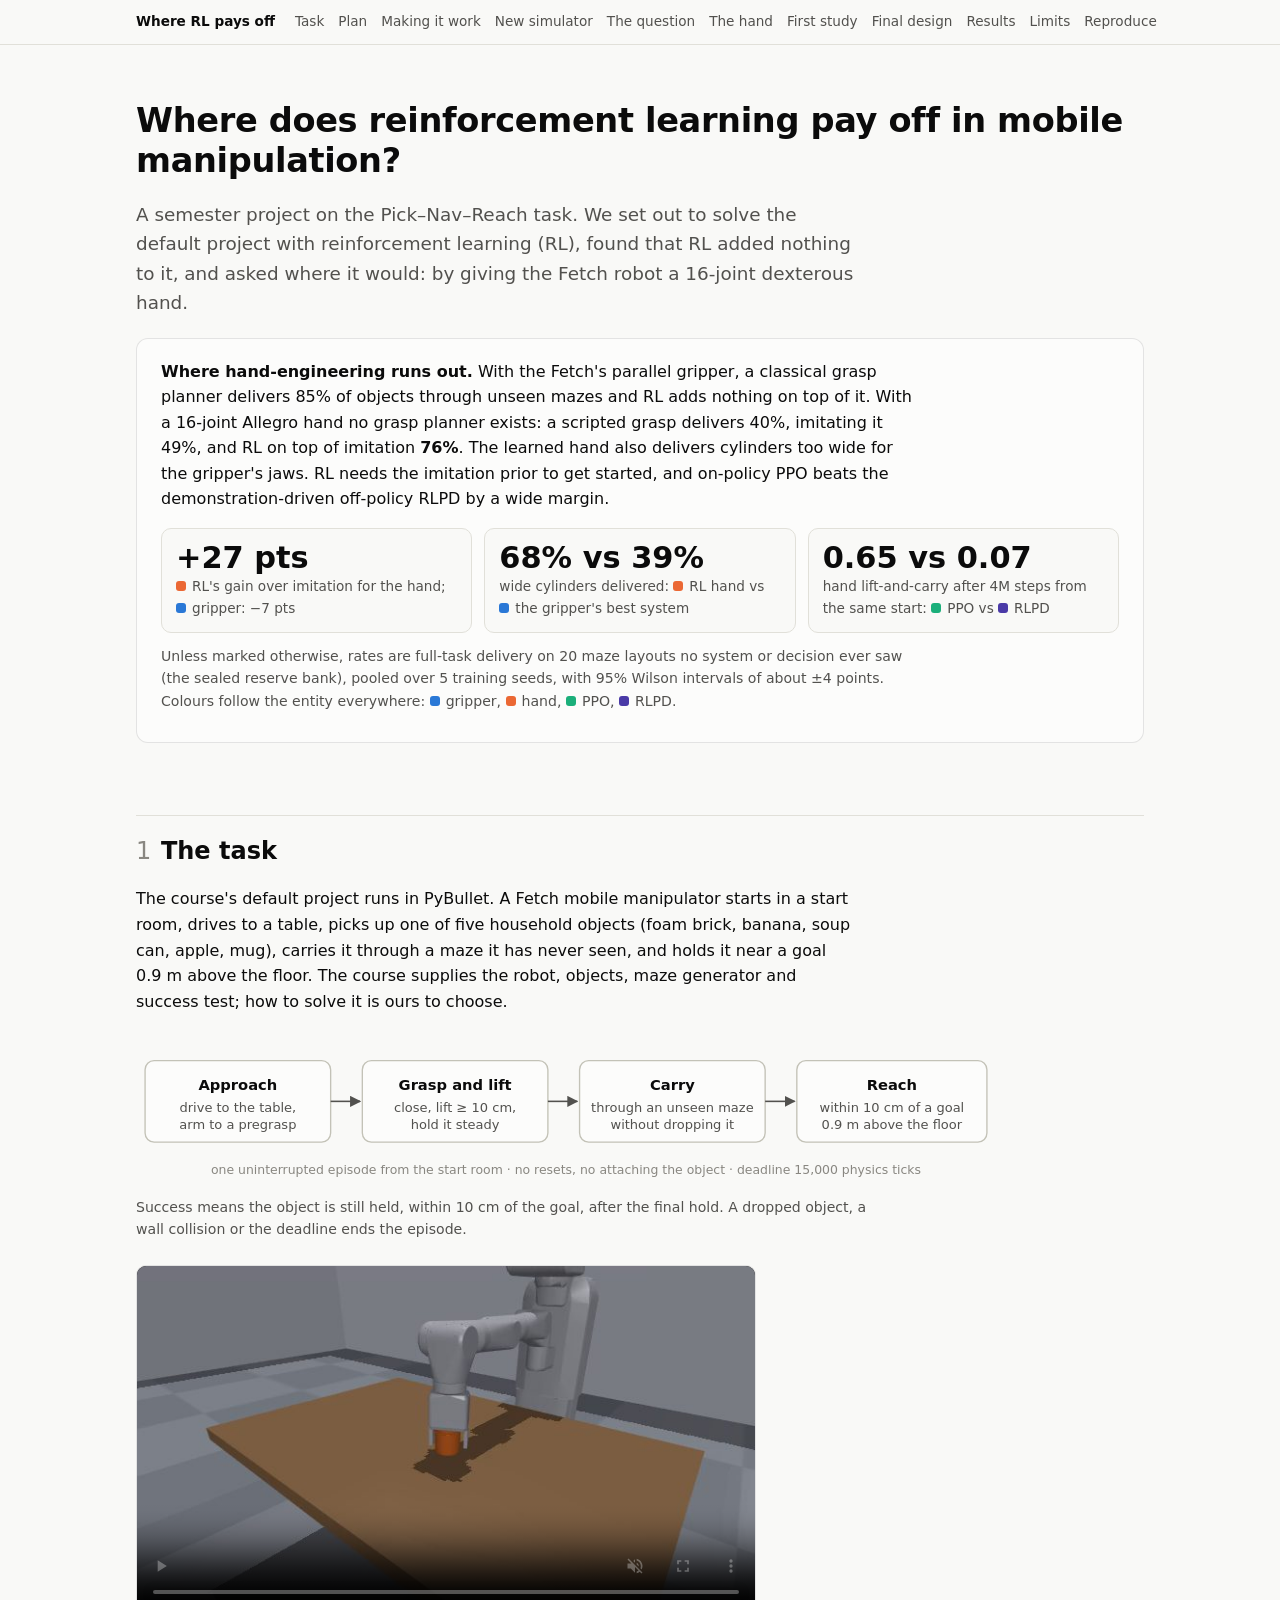
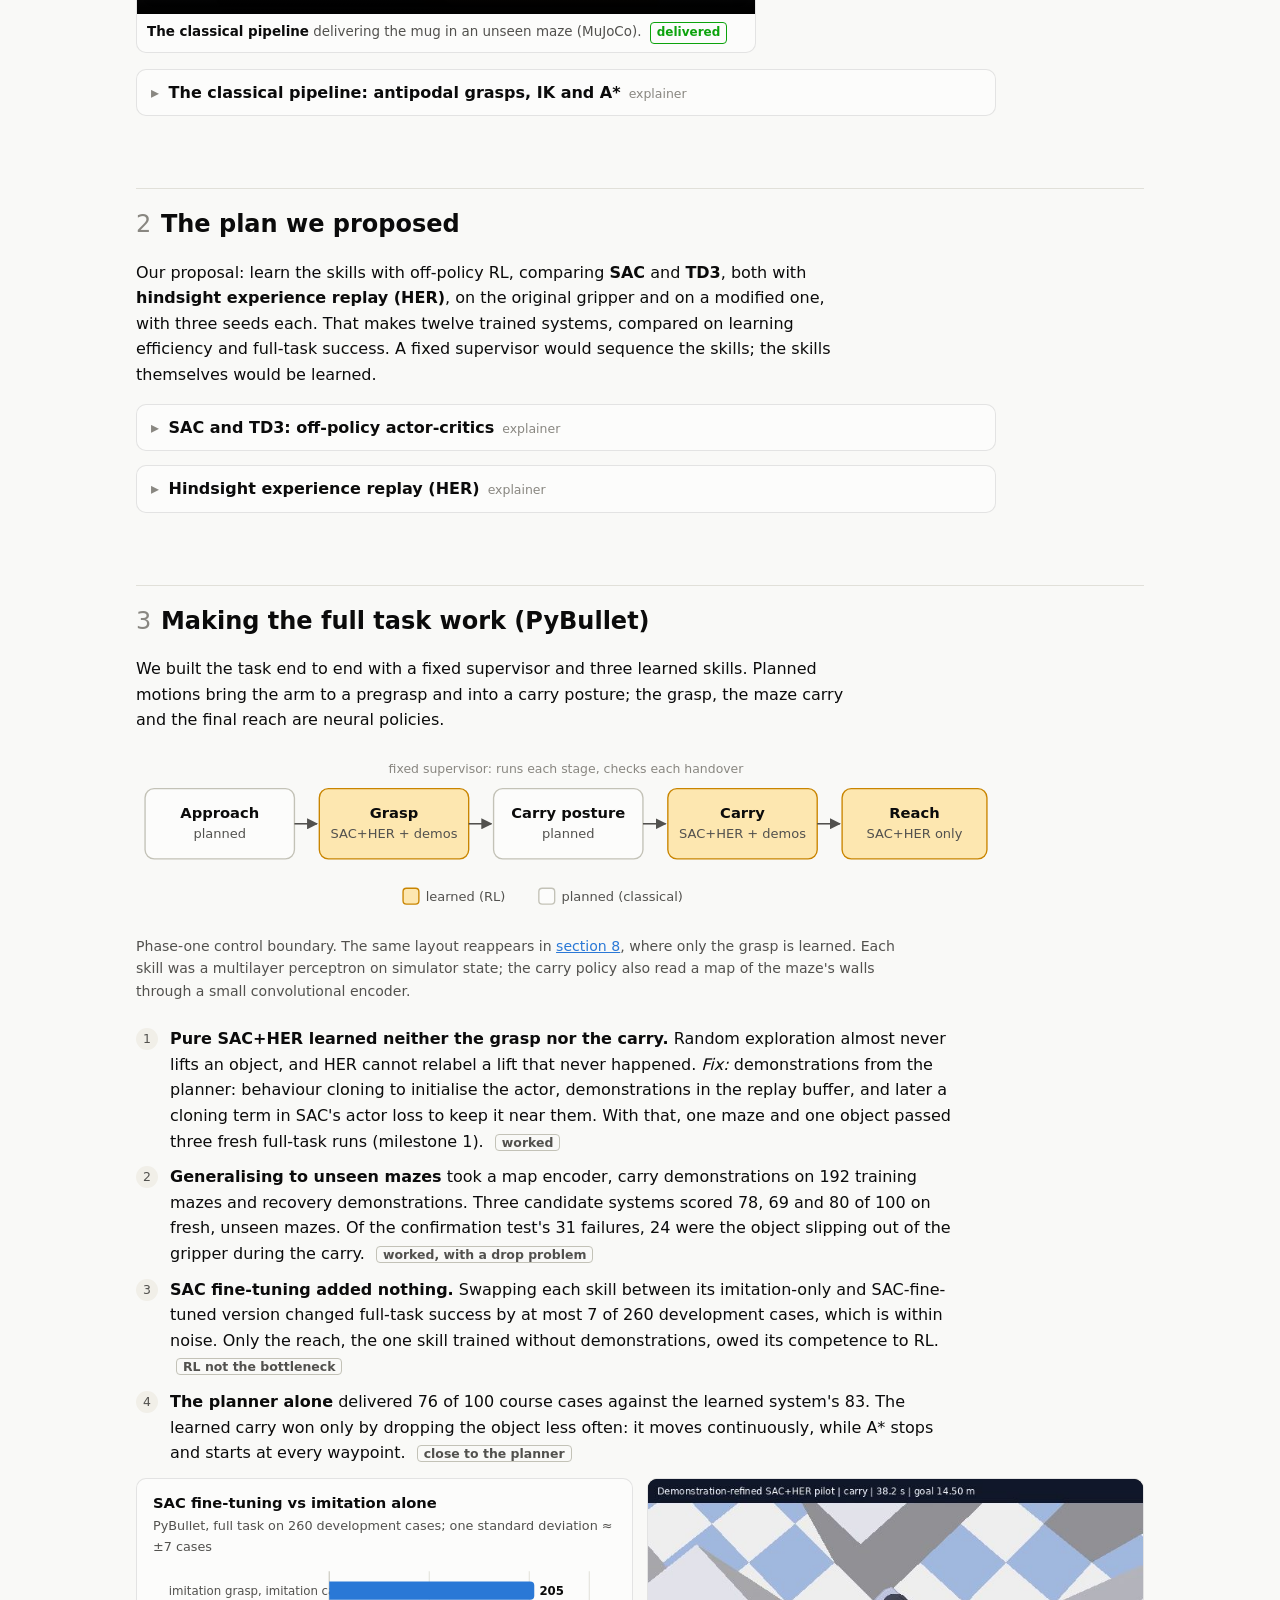
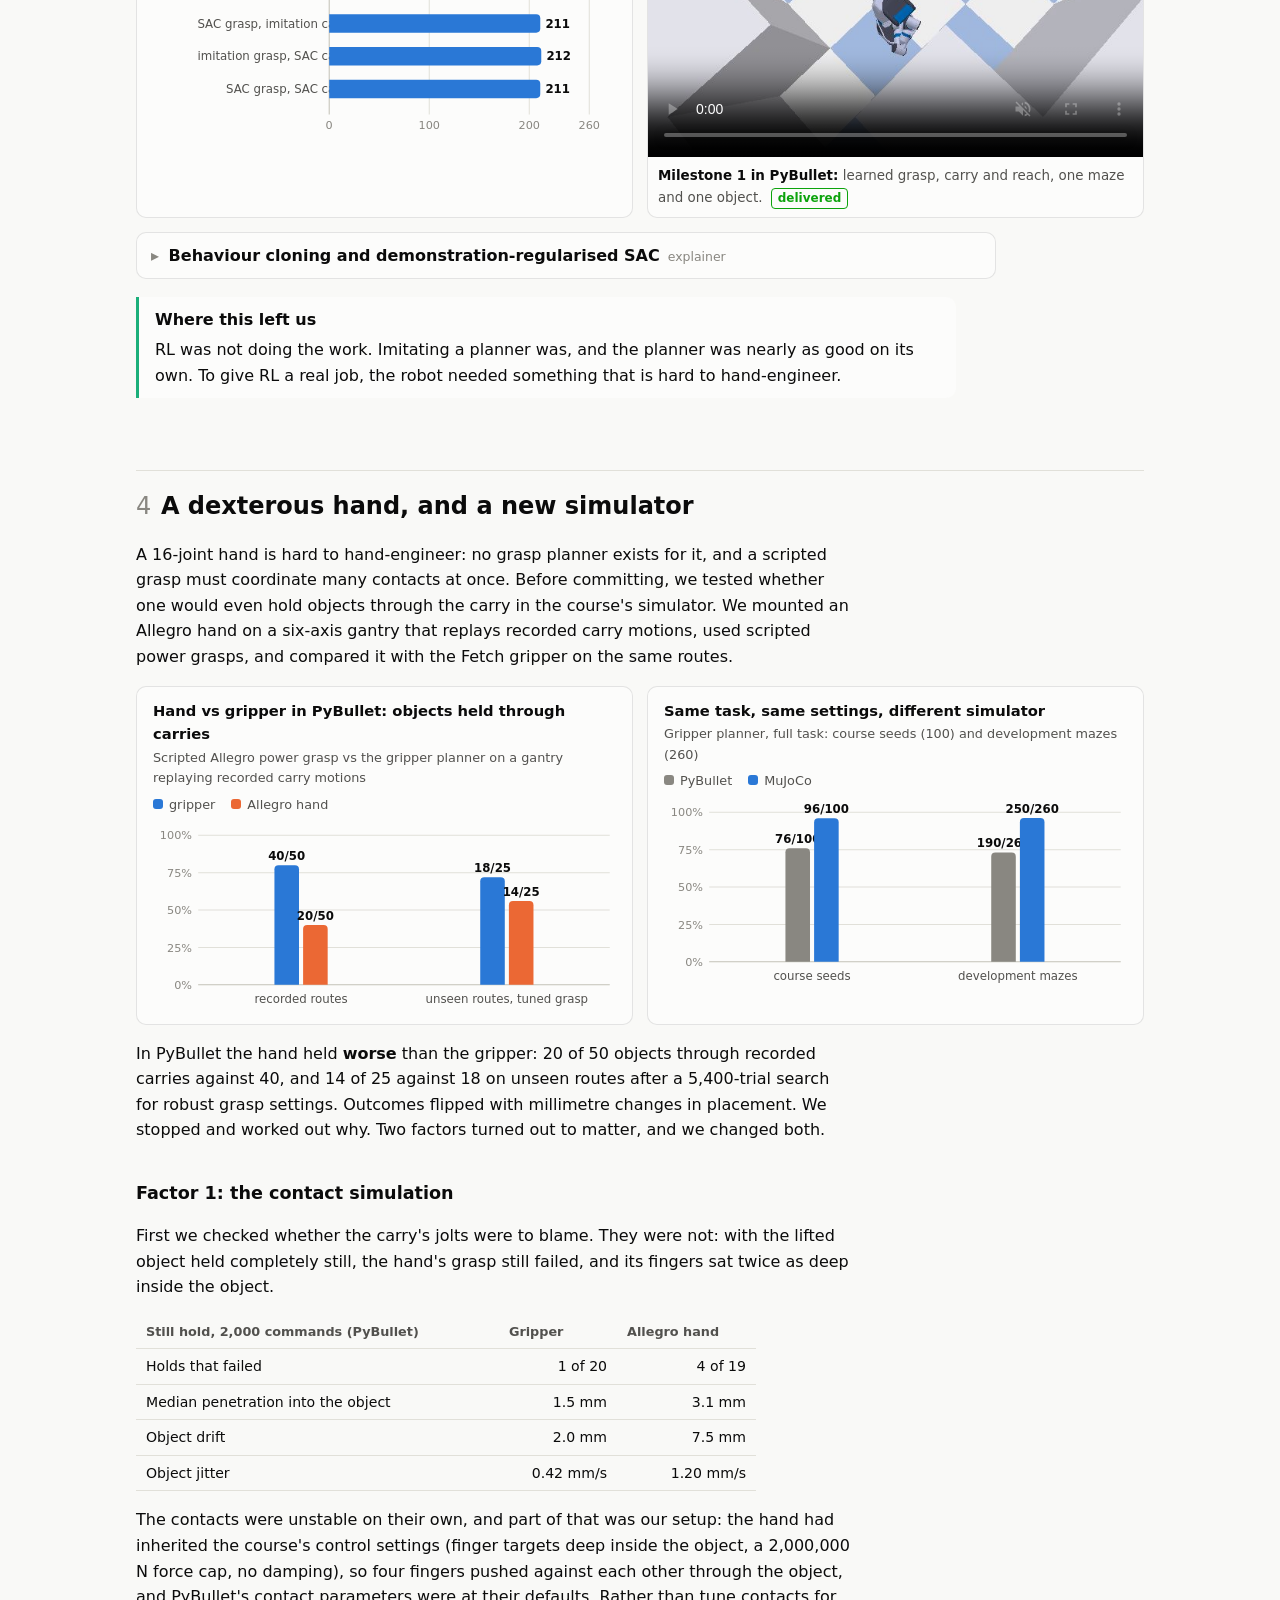
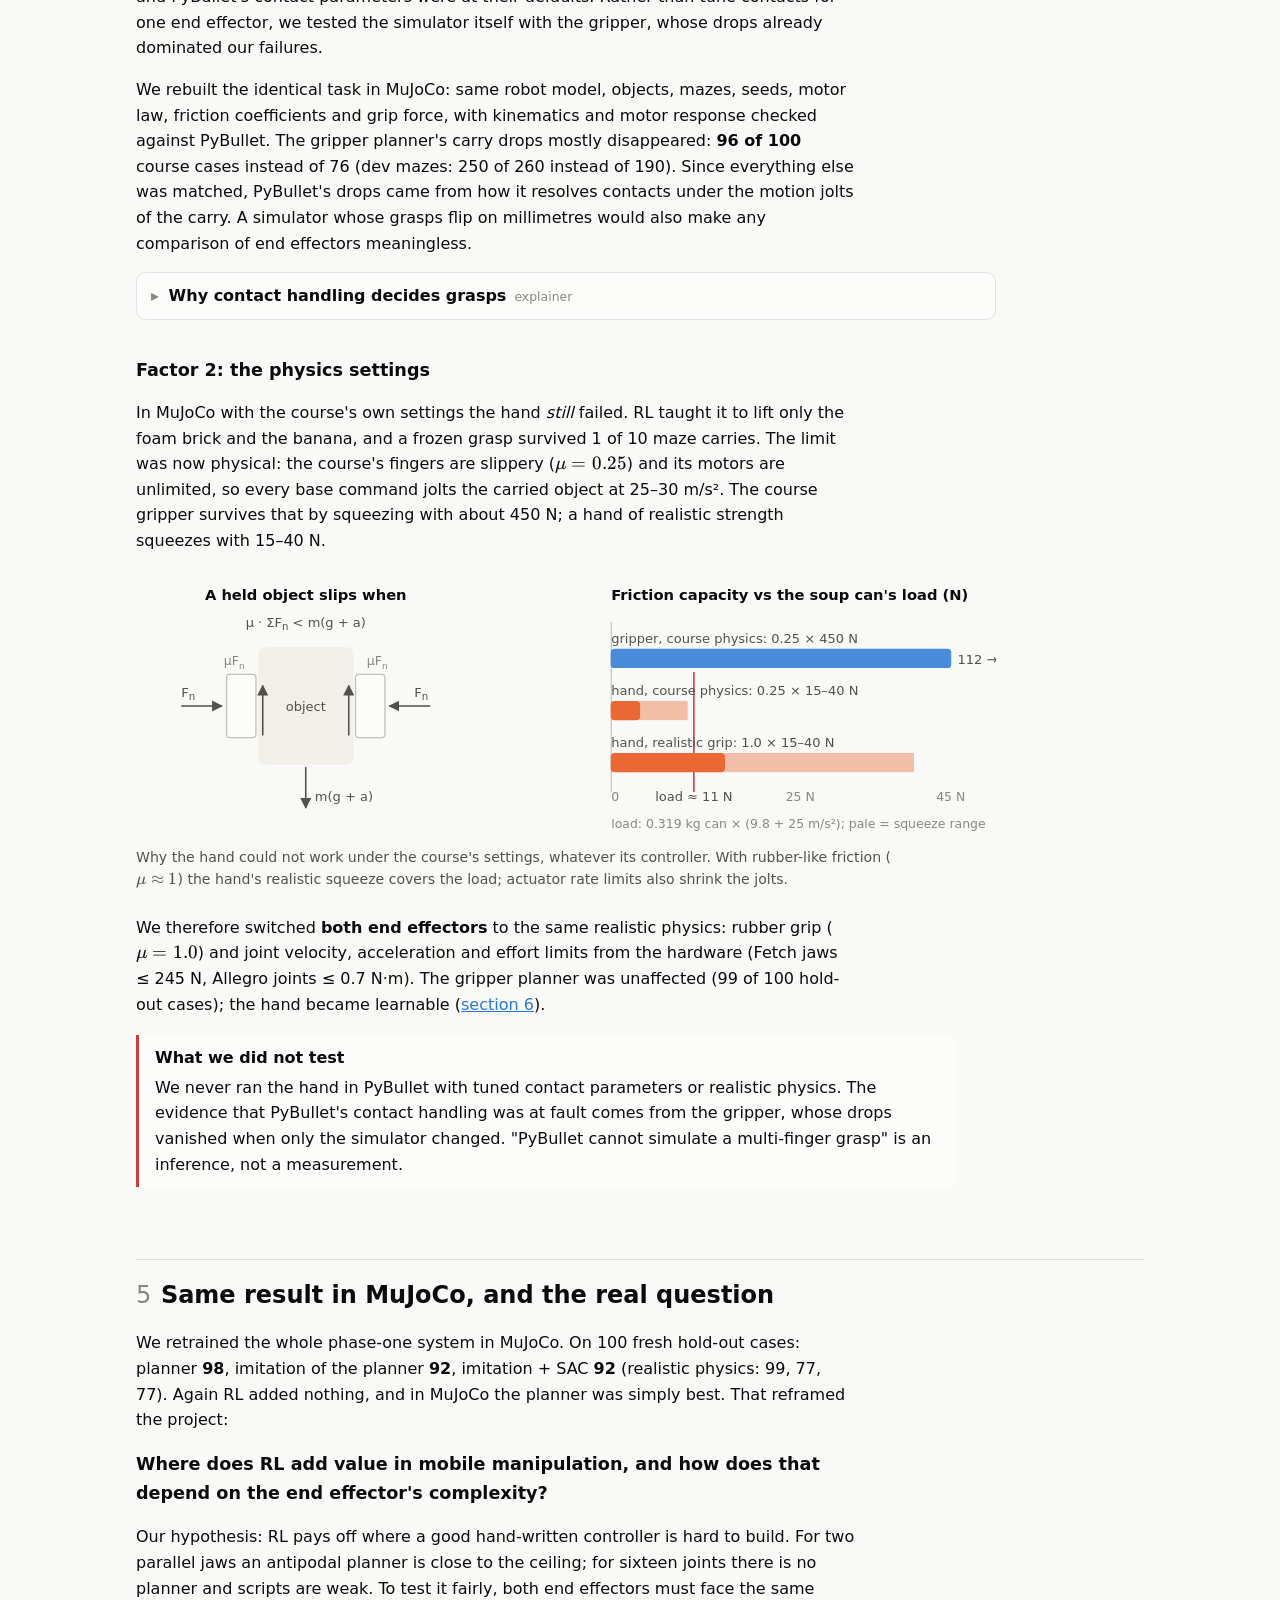
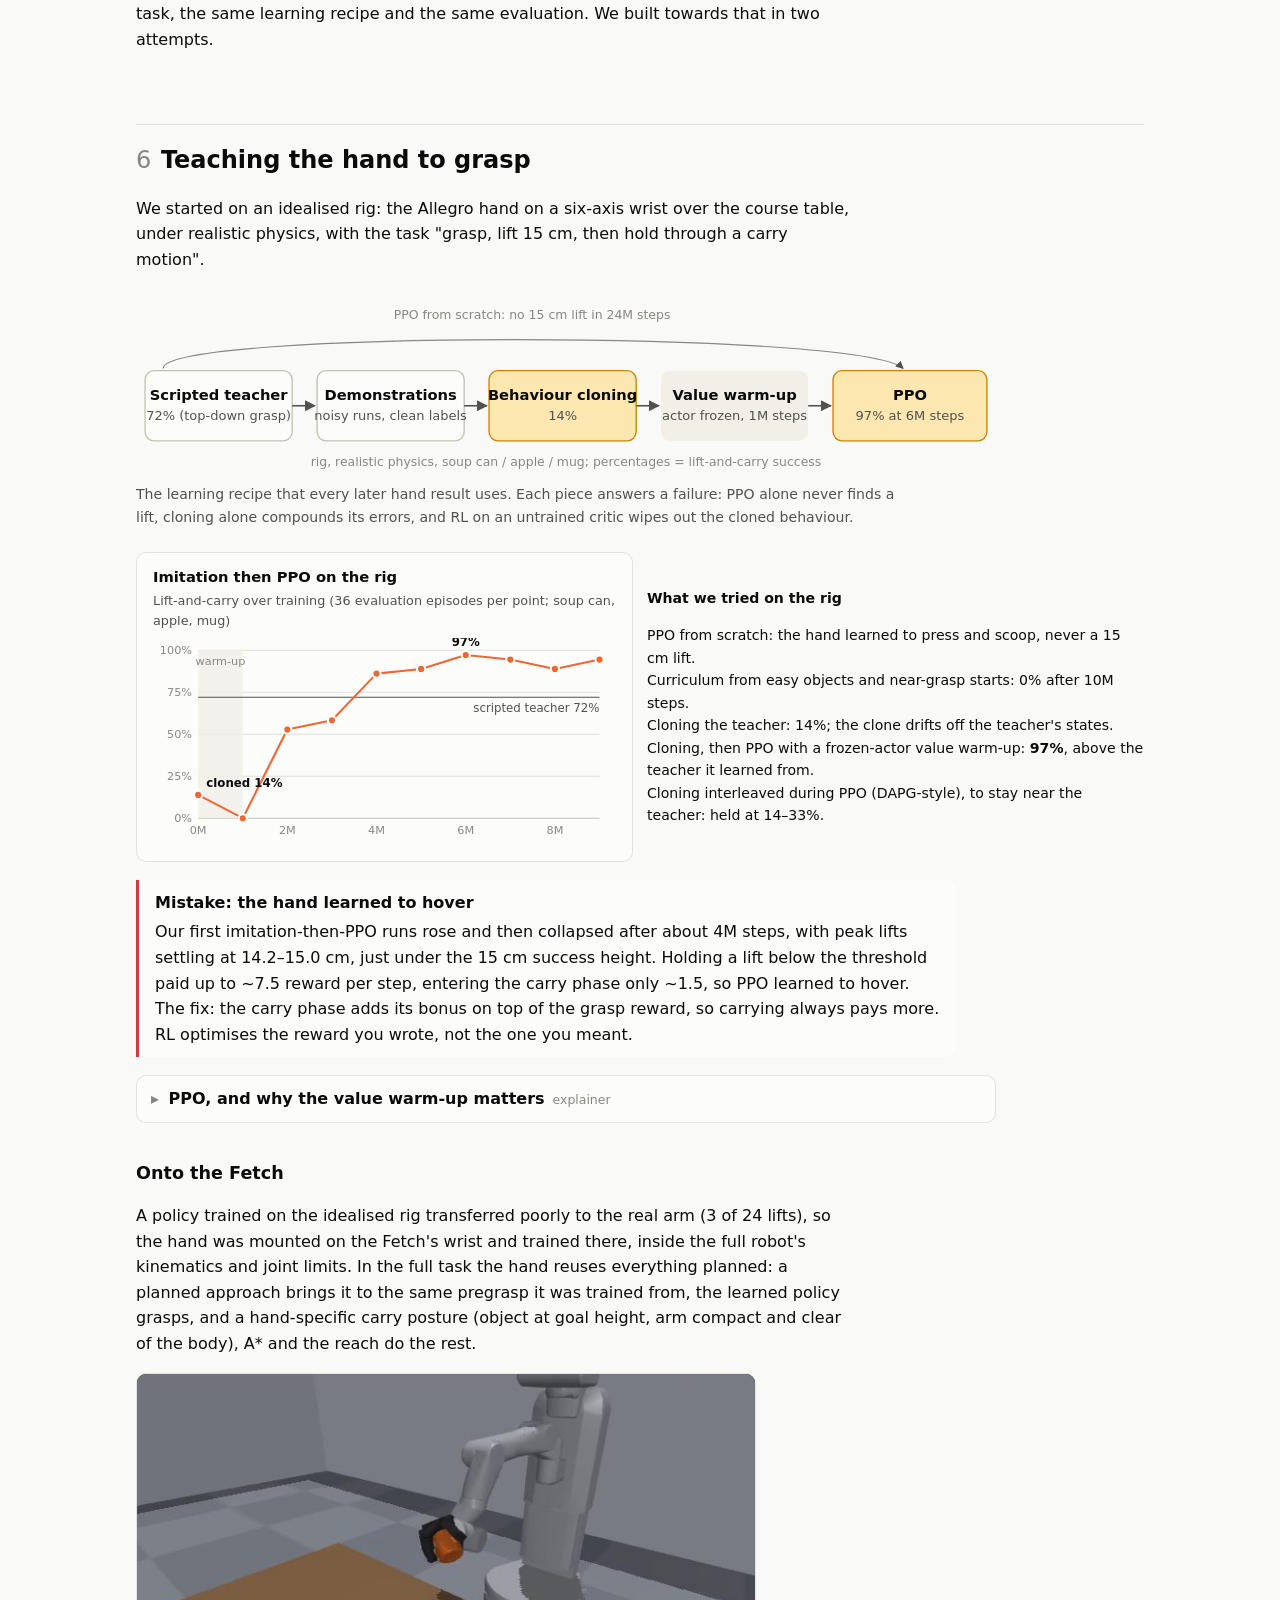
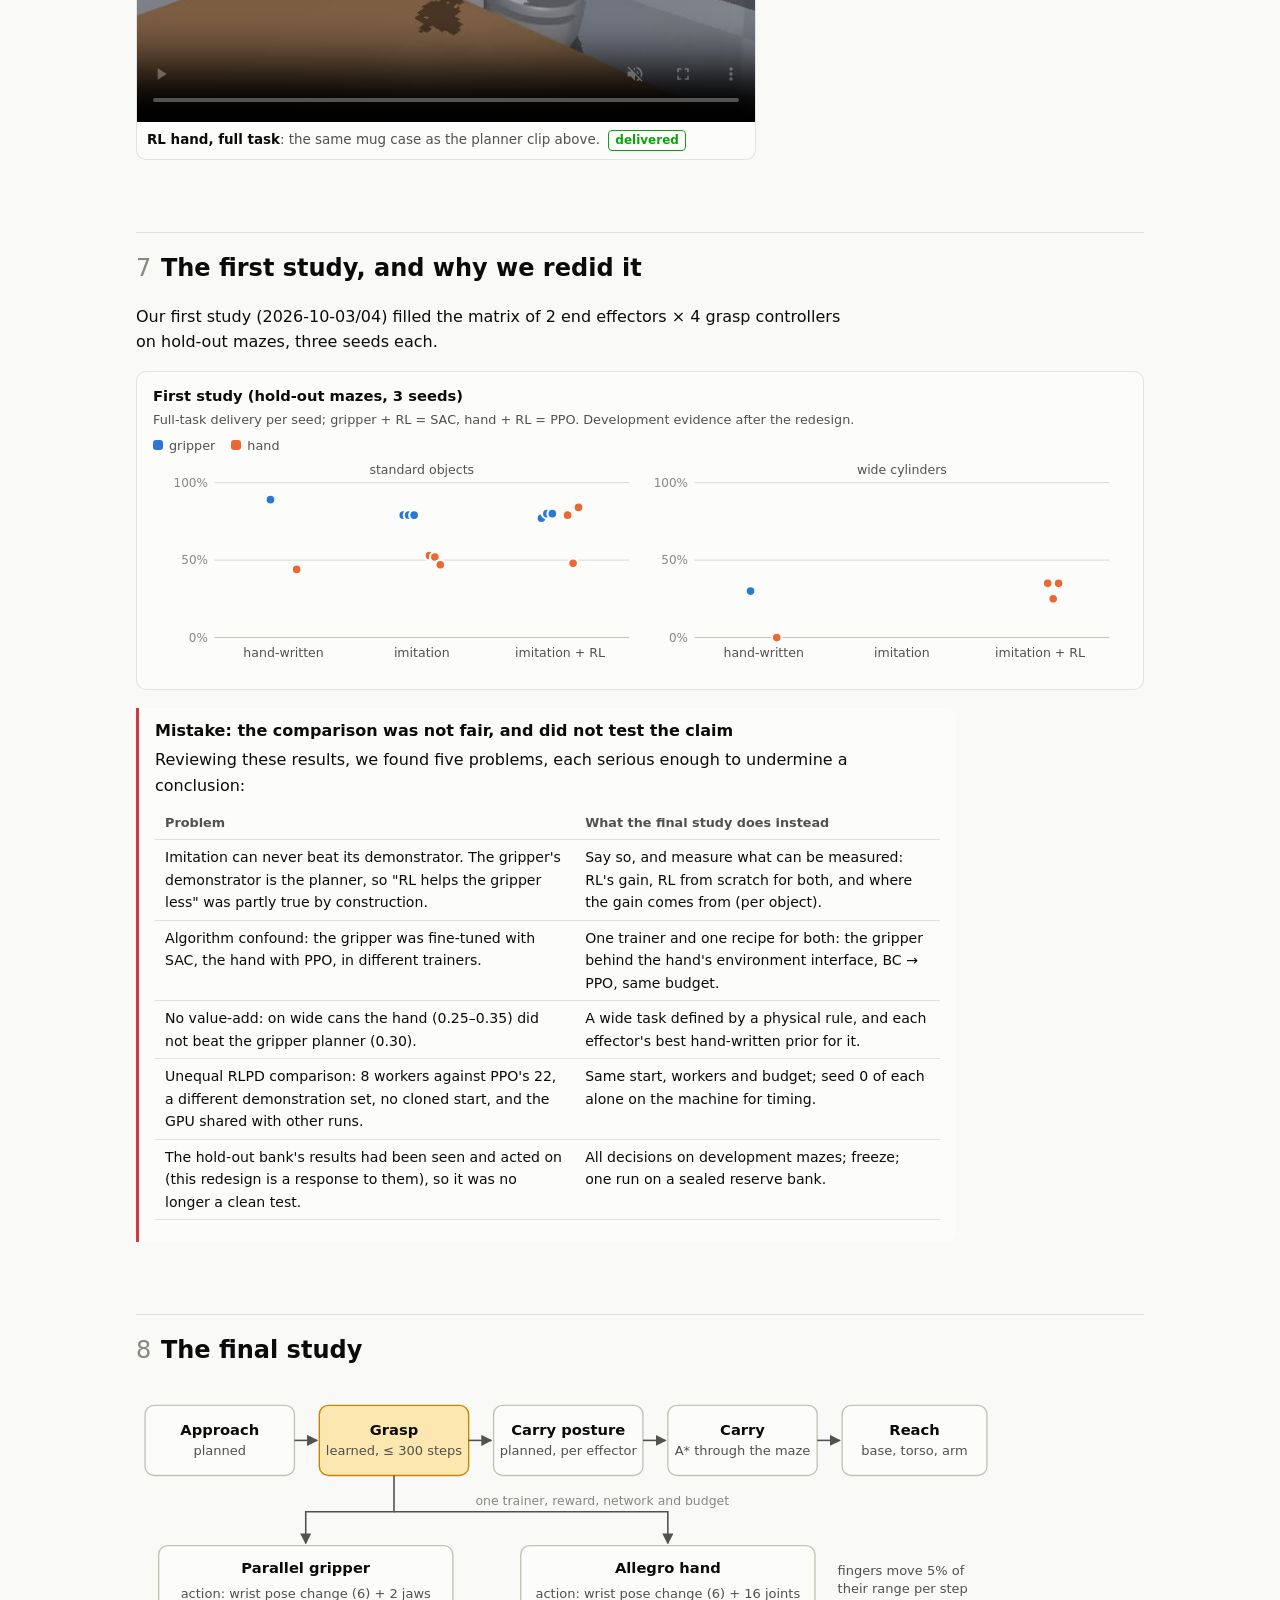
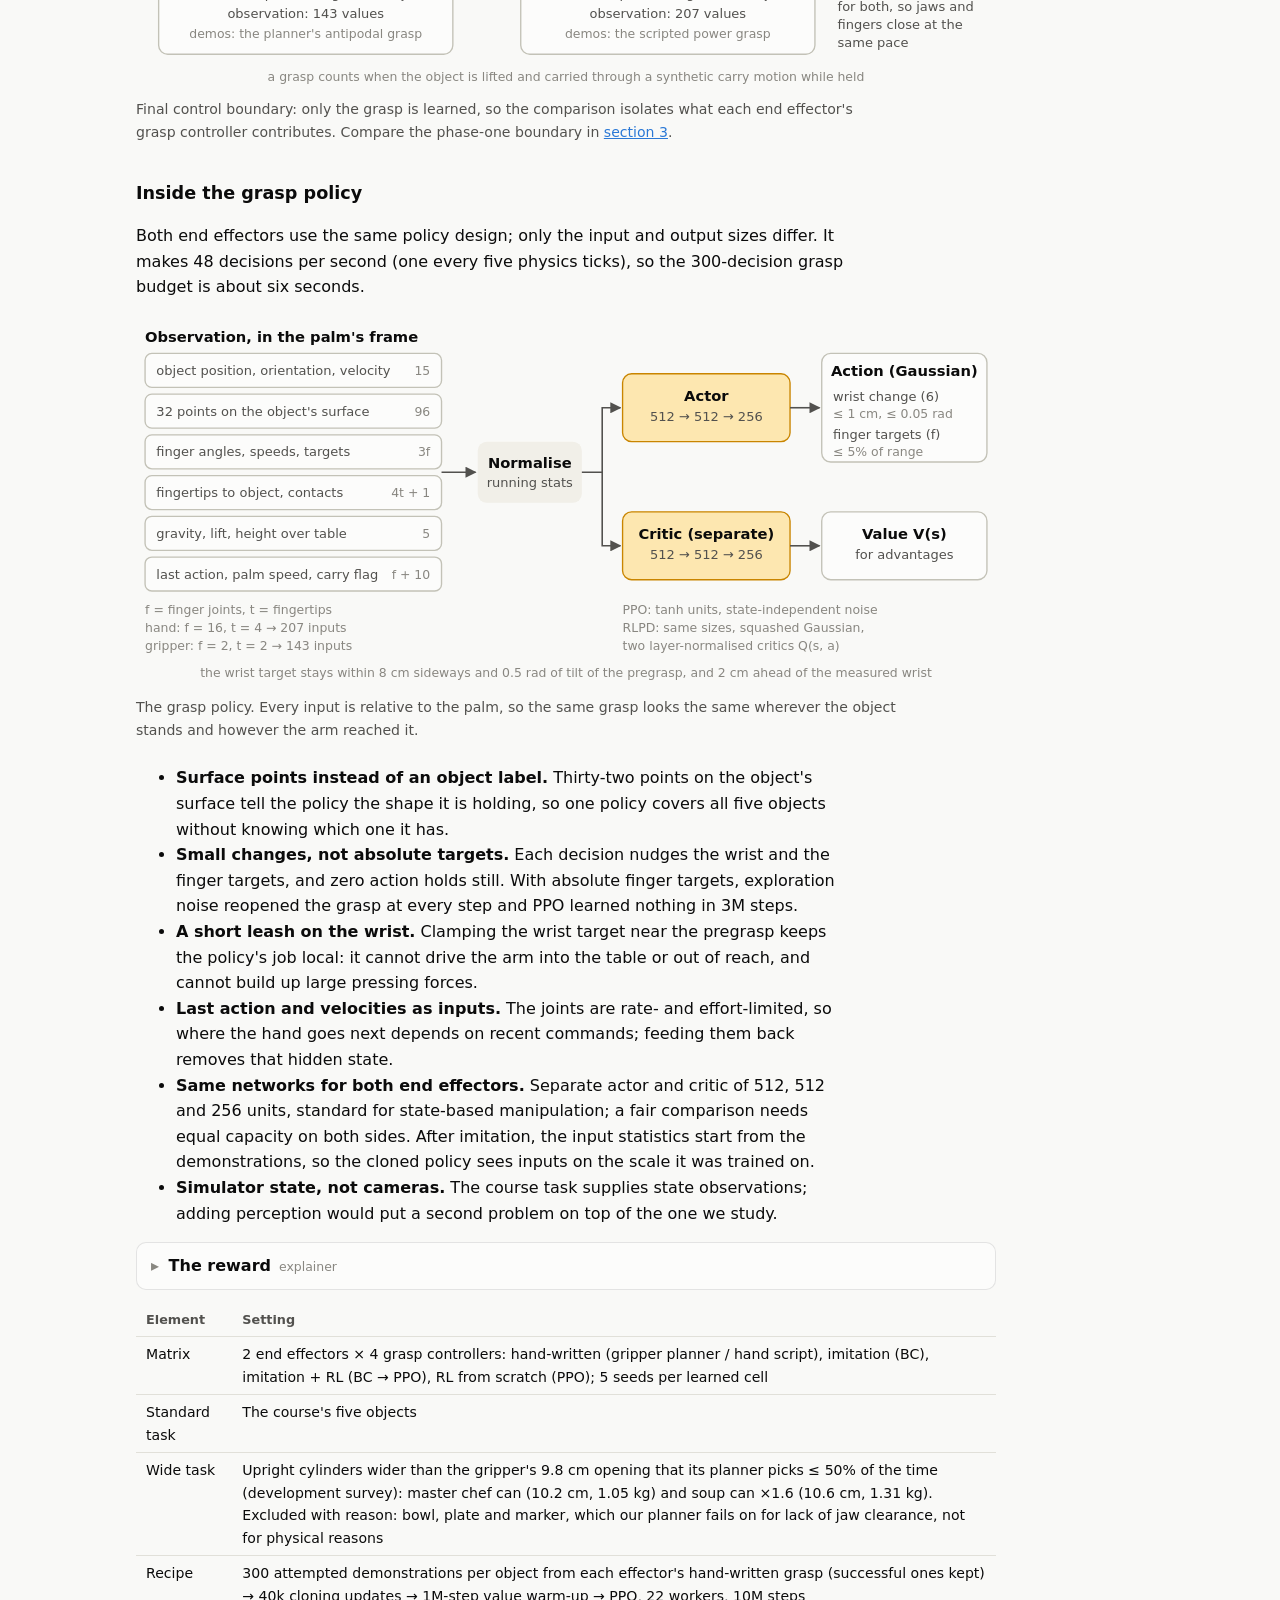
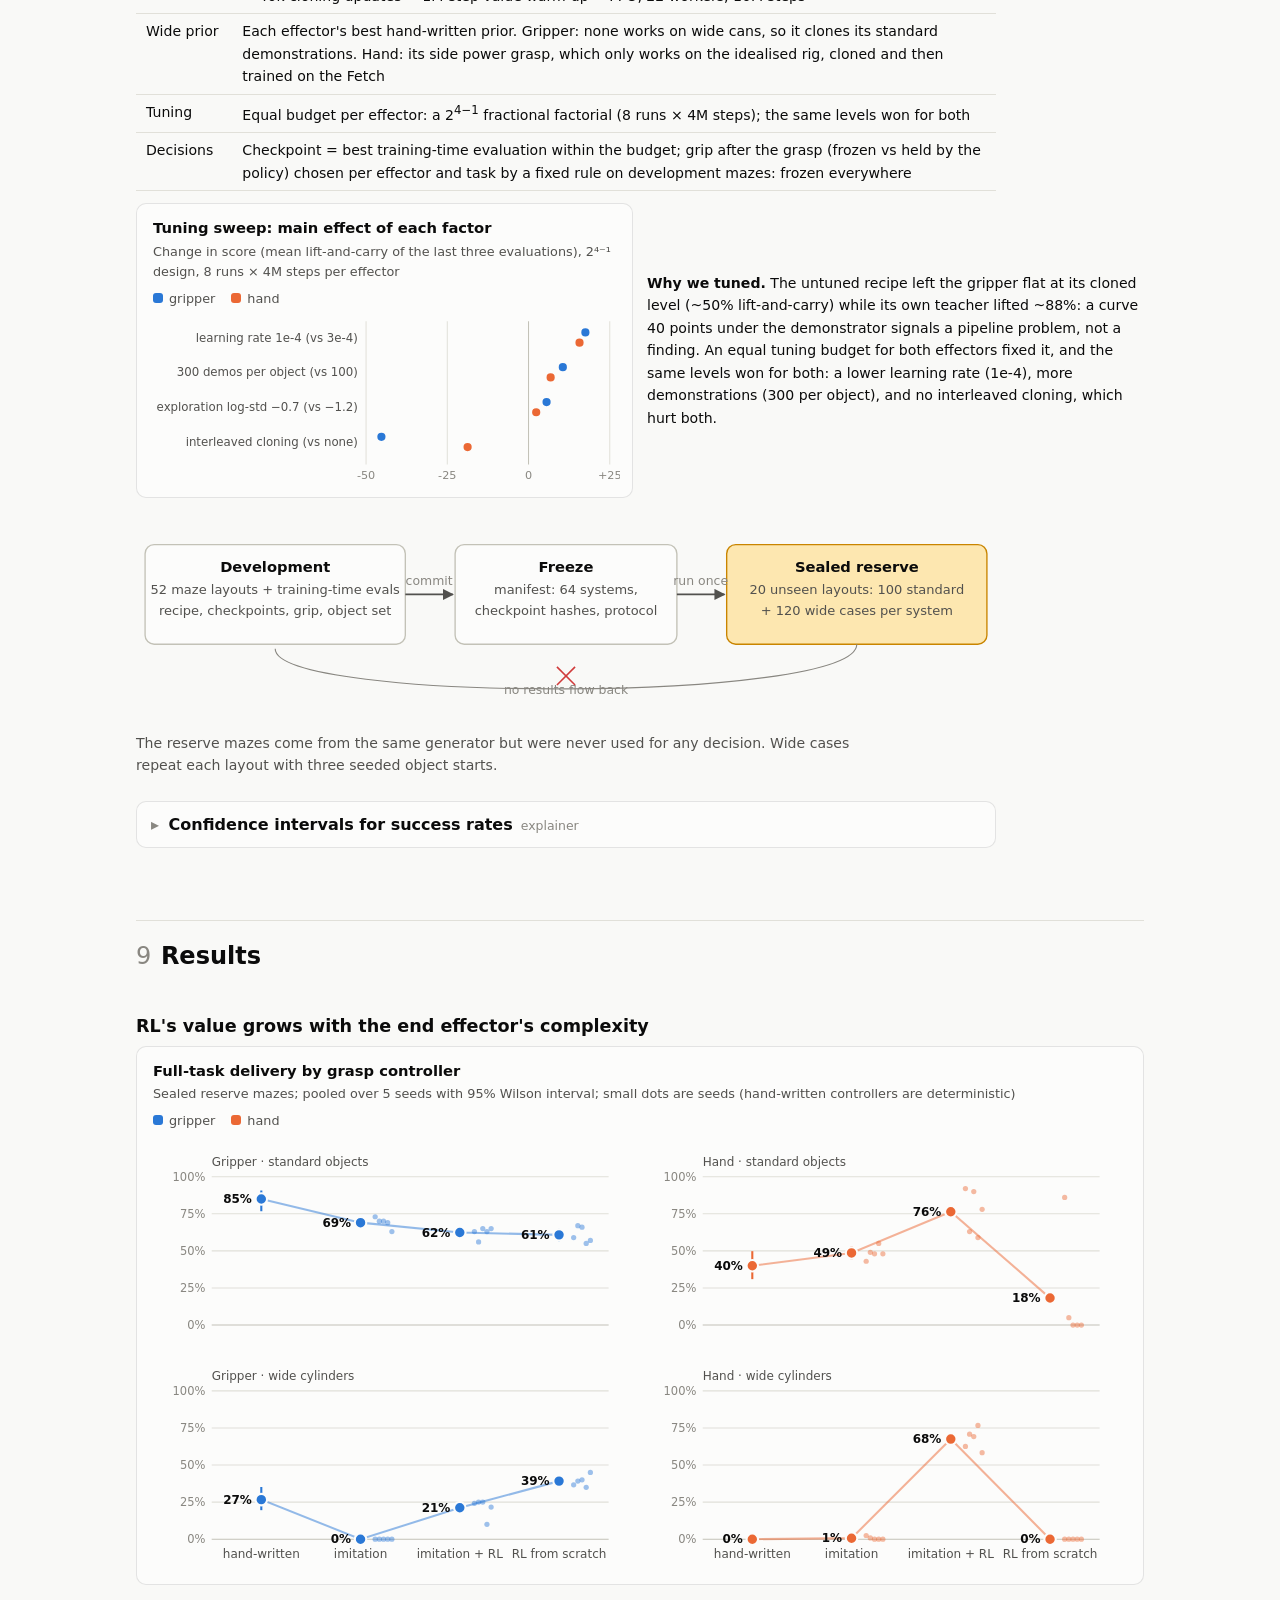
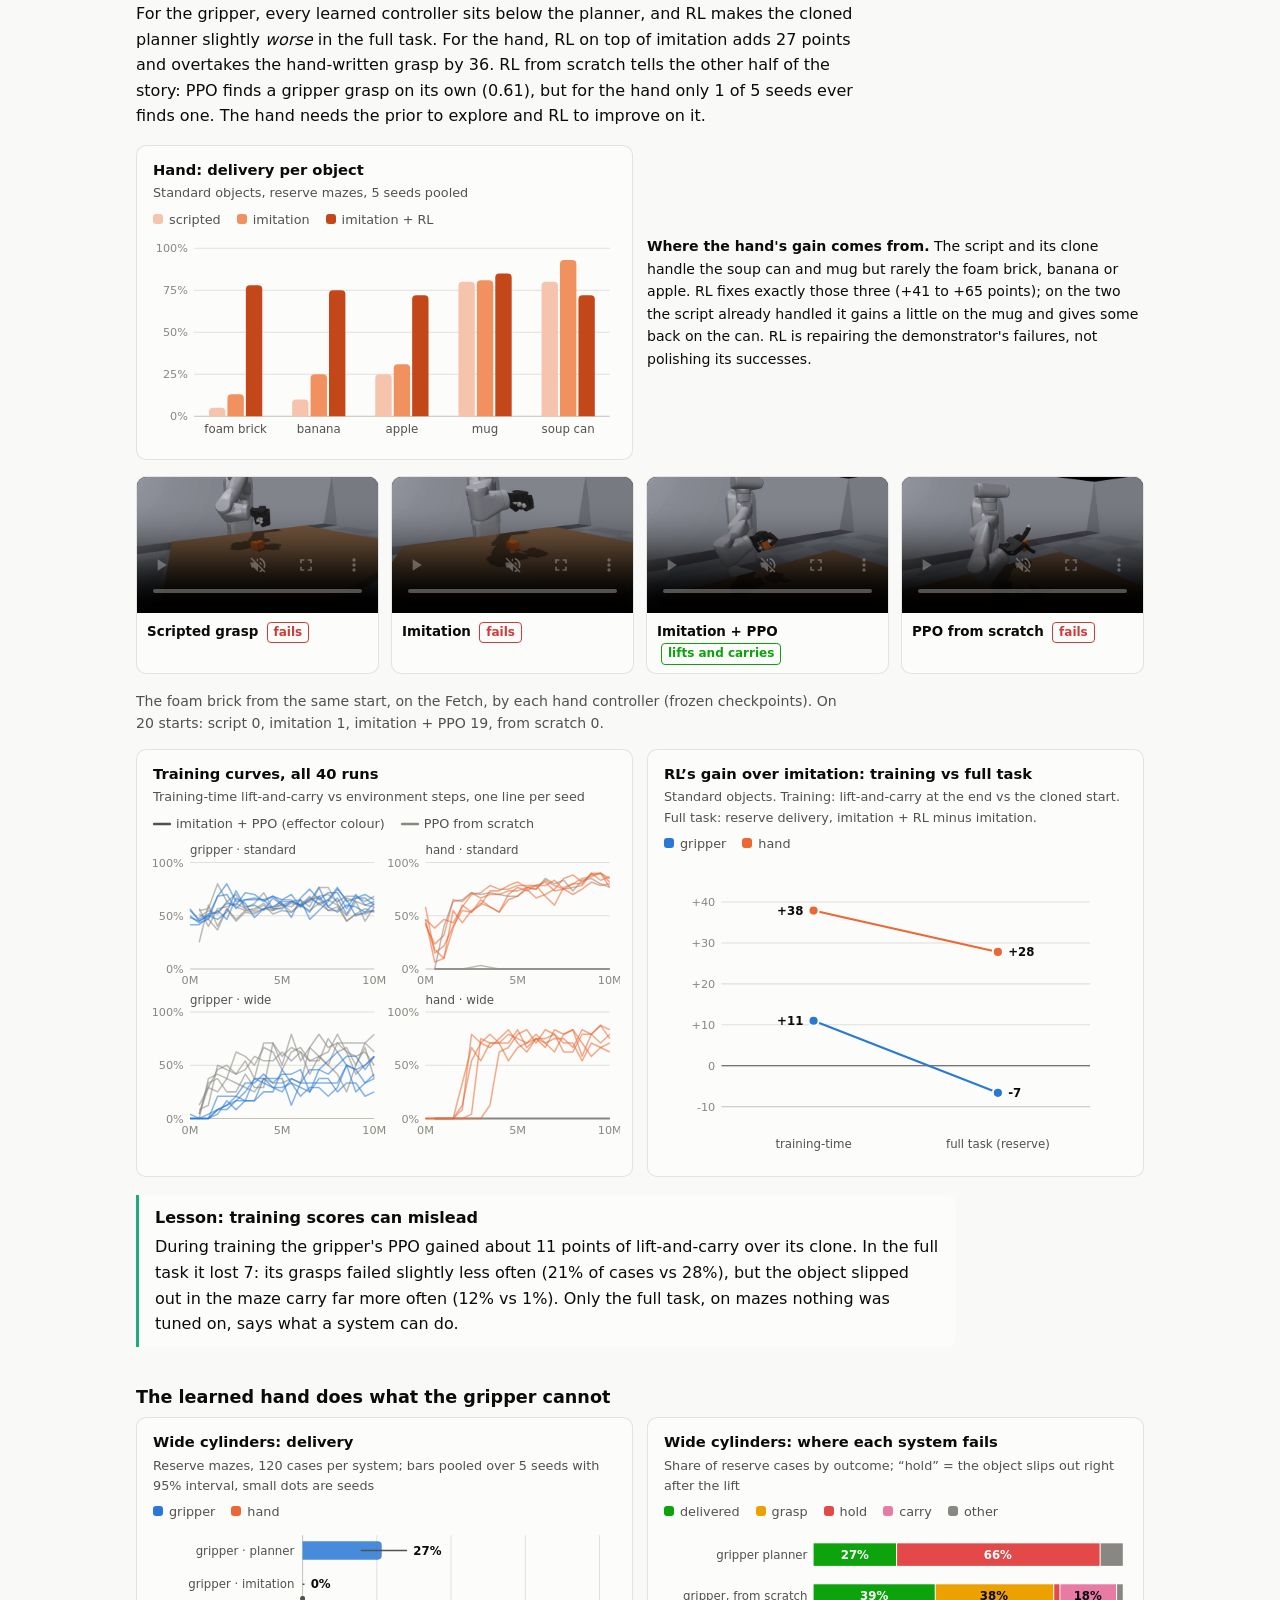
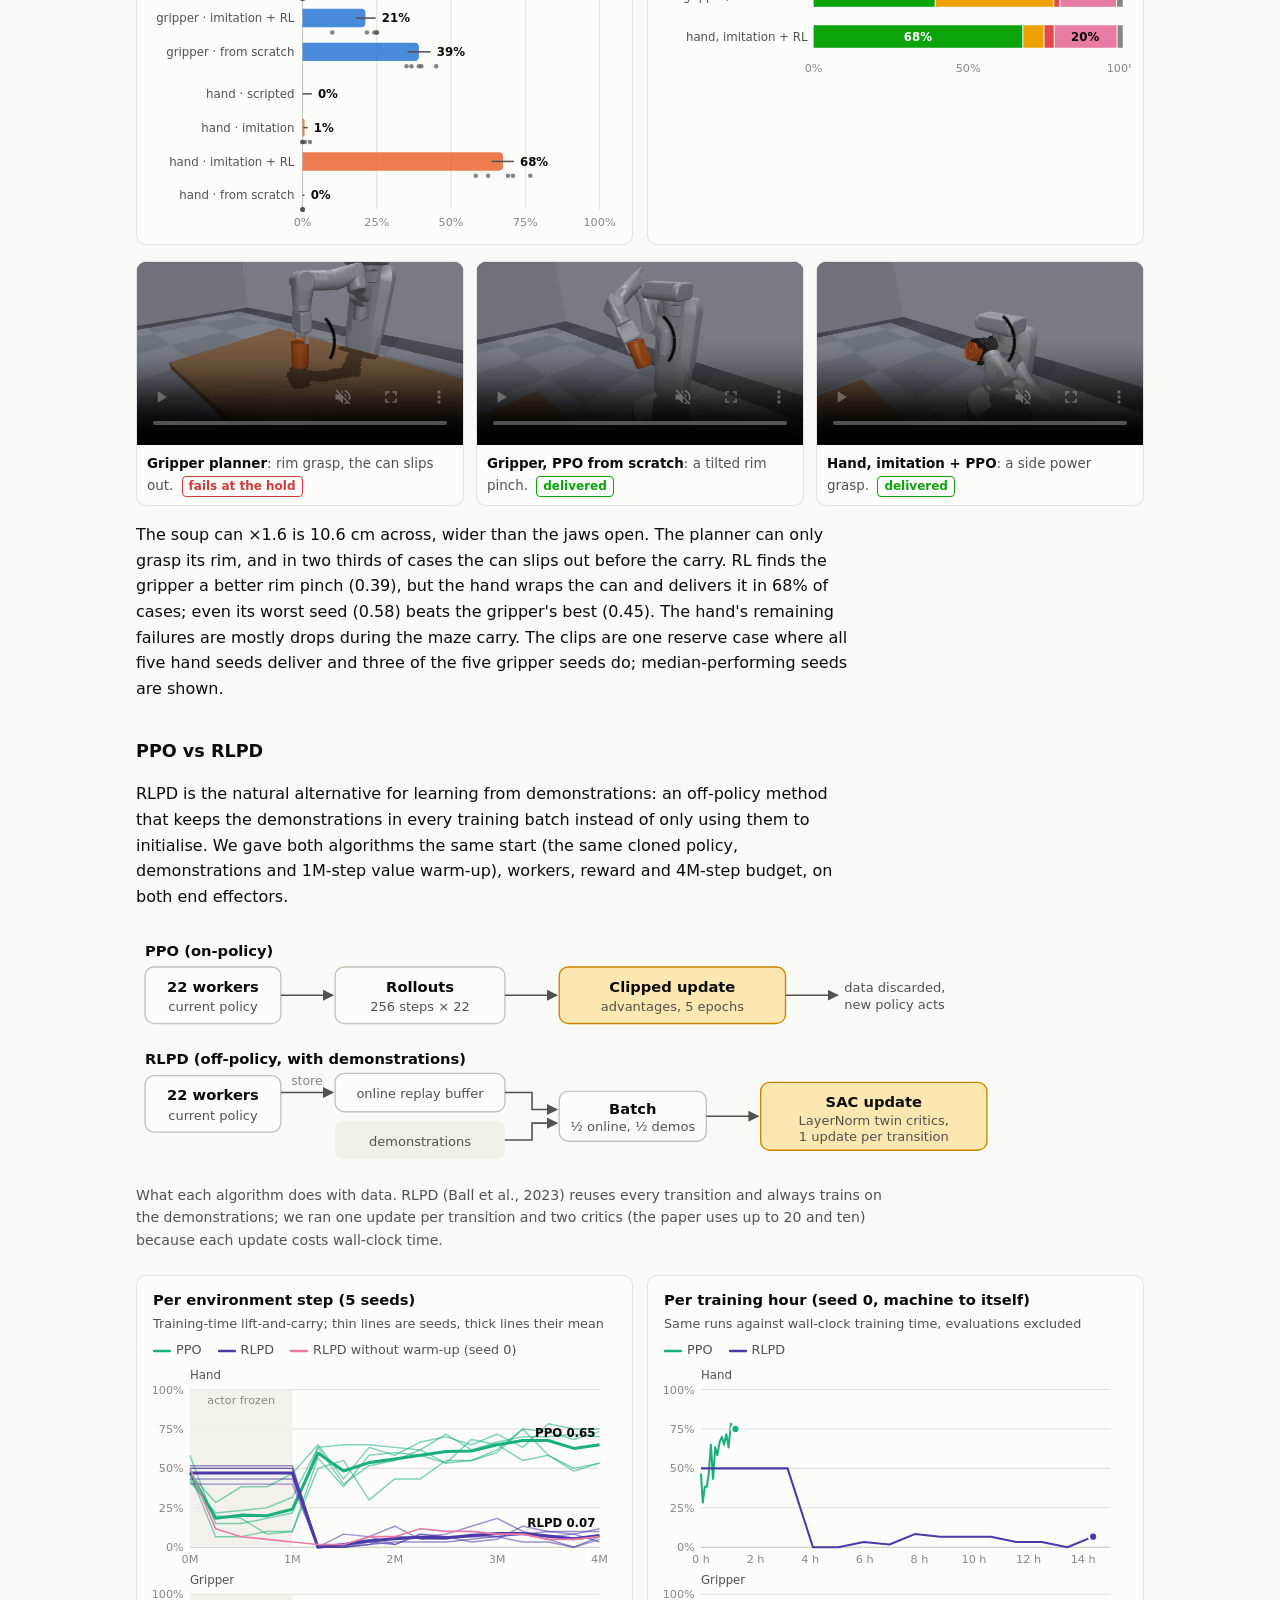
<file: site/index.html>
<!doctype html>
<html lang="en">
<head>
<meta charset="utf-8">
<meta name="viewport" content="width=device-width, initial-scale=1">
<title>Where RL Pays Off</title>
<meta name="description" content="Where does reinforcement learning pay off in mobile manipulation? A course project on the Pick–Nav–Reach task: from a SAC+HER plan to a dexterous hand.">
<link rel="stylesheet" href="vendor/katex/katex.min.css">
<link rel="stylesheet" href="style.css">
<script defer src="vendor/katex/katex.min.js"></script>
<script defer src="vendor/katex/contrib/auto-render.min.js"></script>
<script defer src="data/results.js"></script>
<script defer src="app.js"></script>
</head>
<body>
<nav class="topbar" aria-label="Contents"><div class="inner">
  <span class="brand">Where RL pays off</span>
  <a href="#task">Task</a><a href="#plan">Plan</a><a href="#pybullet">Making it work</a><a href="#simulator">New simulator</a>
  <a href="#question">The question</a><a href="#hand">The hand</a><a href="#first-study">First study</a>
  <a href="#design">Final design</a><a href="#results">Results</a><a href="#limits">Limits</a><a href="#reproduce">Reproduce</a>
  <button class="theme-toggle" type="button" id="theme">Theme</button>
</div></nav>
<main>

<header>
<h1>Where does reinforcement learning pay off in mobile manipulation?</h1>
<p class="lede">A semester project on the Pick–Nav–Reach task. We set out to
solve the default project with reinforcement learning (RL), found that RL added nothing to it, and asked where it would:
by giving the Fetch robot a 16-joint dexterous hand.</p>
</header>

<section class="answer" aria-label="The answer">
<p><strong>Where hand-engineering runs out.</strong> With the Fetch's parallel gripper, a classical grasp planner delivers
85% of objects through unseen mazes and RL adds nothing on top of it. With a 16-joint Allegro hand no grasp planner exists:
a scripted grasp delivers 40%, imitating it 49%, and RL on top of imitation <strong>76%</strong>. The learned hand also
delivers cylinders too wide for the gripper's jaws. RL needs the imitation prior to get started, and on-policy PPO
beats the demonstration-driven off-policy RLPD by a wide margin.</p>
<div class="tiles">
  <div class="tile"><div class="value">+27 pts</div><div class="label"><span class="key hand"></span>RL's gain over imitation for the hand; <span class="key gripper"></span>gripper: −7 pts</div></div>
  <div class="tile"><div class="value">68% vs 39%</div><div class="label">wide cylinders delivered: <span class="key hand"></span>RL hand vs <span class="key gripper"></span>the gripper's best system</div></div>
  <div class="tile"><div class="value">0.65 vs 0.07</div><div class="label">hand lift-and-carry after 4M steps from the same start: <span class="key ppo"></span>PPO vs <span class="key rlpd"></span>RLPD</div></div>
</div>
<p class="small" style="margin-top:12px">Unless marked otherwise, rates are full-task delivery on 20 maze layouts no system or
decision ever saw (the sealed reserve bank), pooled over 5 training seeds, with 95% Wilson intervals of about ±4 points.
Colours follow the entity everywhere: <span class="key gripper"></span>gripper, <span class="key hand"></span>hand,
<span class="key ppo"></span>PPO, <span class="key rlpd"></span>RLPD.</p>
</section>

<!-- ============================================================ 1 -->
<h2 id="task"><span class="num">1</span>The task</h2>
<div class="prose">
<p>The course's default project runs in PyBullet. A Fetch mobile manipulator starts in a start room, drives to a table, picks
up one of five household objects (foam brick, banana, soup can, apple, mug), carries it through a maze it has never seen,
and holds it near a goal 0.9 m above the floor. The course supplies the robot, objects, maze generator and success
test; how to solve it is ours to choose.</p>
</div>
<figure class="diagram">
<svg viewBox="0 0 760 132" role="img" aria-label="The task is four stages in one uninterrupted episode: approach, grasp and lift, carry through an unseen maze, reach the goal.">
  <defs><marker id="a1" viewBox="0 0 10 10" refX="9" refY="5" markerWidth="7" markerHeight="7" orient="auto"><path d="M0,0 L10,5 L0,10 z" class="d-head"/></marker></defs>
  <rect x="8" y="20" width="164" height="72" rx="8" class="d-box"/><rect x="200" y="20" width="164" height="72" rx="8" class="d-box"/>
  <rect x="392" y="20" width="164" height="72" rx="8" class="d-box"/><rect x="584" y="20" width="168" height="72" rx="8" class="d-box"/>
  <text x="90" y="46" text-anchor="middle" class="d-t">Approach</text><text x="90" y="65" text-anchor="middle" class="d-s">drive to the table,</text><text x="90" y="80" text-anchor="middle" class="d-s">arm to a pregrasp</text>
  <text x="282" y="46" text-anchor="middle" class="d-t">Grasp and lift</text><text x="282" y="65" text-anchor="middle" class="d-s">close, lift ≥ 10 cm,</text><text x="282" y="80" text-anchor="middle" class="d-s">hold it steady</text>
  <text x="474" y="46" text-anchor="middle" class="d-t">Carry</text><text x="474" y="65" text-anchor="middle" class="d-s">through an unseen maze</text><text x="474" y="80" text-anchor="middle" class="d-s">without dropping it</text>
  <text x="668" y="46" text-anchor="middle" class="d-t">Reach</text><text x="668" y="65" text-anchor="middle" class="d-s">within 10 cm of a goal</text><text x="668" y="80" text-anchor="middle" class="d-s">0.9 m above the floor</text>
  <line x1="172" y1="56" x2="198" y2="56" class="d-line" marker-end="url(#a1)"/><line x1="364" y1="56" x2="390" y2="56" class="d-line" marker-end="url(#a1)"/><line x1="556" y1="56" x2="582" y2="56" class="d-line" marker-end="url(#a1)"/>
  <text x="380" y="120" text-anchor="middle" class="d-m">one uninterrupted episode from the start room · no resets, no attaching the object · deadline 15,000 physics ticks</text>
</svg>
<figcaption>Success means the object is still held, within 10 cm of the goal, after the final hold. A dropped object, a wall
collision or the deadline ends the episode.</figcaption>
</figure>
<div class="clips one">
  <div class="clip"><video data-src="media/task_mug_gripper_planner.mp4" poster="media/task_mug_gripper_planner.jpg" muted loop playsinline controls preload="none"></video>
  <div class="cap"><b>The classical pipeline</b> delivering the mug in an unseen maze (MuJoCo). <span class="outcome ok">delivered</span></div></div>
</div>
<details class="explainer"><summary>The classical pipeline: antipodal grasps, IK and A*<span class="tag">explainer</span></summary><div class="body">
<p>The planner never learns anything. It samples pairs of points on the object's point cloud whose surface normals face each
other closely enough that both contacts can hold by friction (an <em>antipodal</em> grasp), solves inverse kinematics
(IK) for a collision-free arm pose that puts the jaws there, and moves the arm along a collision-checked path. For the carry
it runs A* over the maze's occupancy grid and drives waypoint to waypoint; for the reach it servos the base and torso.</p>
<p class="math">\[ \text{antipodal: } \angle\big(\mathbf n_1,\,-\mathbf n_2\big) \le \arctan\mu \quad\text{and}\quad \angle\big(\mathbf n_i,\ \mathbf p_2-\mathbf p_1\big)\ \text{within the friction cone} \]</p>
<p>Two parallel jaws need exactly two such contacts, so the search is small and complete. That is what makes the gripper easy
to hand-engineer, and the reason this project ended up being about end effectors.</p>
</div></details>

<!-- ============================================================ 2 -->
<h2 id="plan"><span class="num">2</span>The plan we proposed</h2>
<div class="prose">
<p>Our proposal: learn the skills with off-policy RL, comparing <strong>SAC</strong> and <strong>TD3</strong>, both with
<strong>hindsight experience replay (HER)</strong>, on the original gripper and on a modified one, with three seeds each.
That makes twelve trained systems, compared on learning efficiency and full-task success. A fixed supervisor
would sequence the skills; the skills themselves would be learned.</p>
</div>
<details class="explainer"><summary>SAC and TD3: off-policy actor-critics<span class="tag">explainer</span></summary><div class="body">
<figure class="diagram" style="margin-top:4px">
<svg viewBox="0 0 760 210" role="img" aria-label="Off-policy actor-critic: the environment's transitions fill a replay buffer; minibatches train twin critics; the actor is updated to maximise the critics' value and acts in the environment.">
  <defs><marker id="a2" viewBox="0 0 10 10" refX="9" refY="5" markerWidth="7" markerHeight="7" orient="auto"><path d="M0,0 L10,5 L0,10 z" class="d-head"/></marker></defs>
  <rect x="8" y="76" width="112" height="56" rx="8" class="d-box"/><text x="64" y="100" text-anchor="middle" class="d-t">Environment</text><text x="64" y="118" text-anchor="middle" class="d-s">22 parallel workers</text>
  <rect x="196" y="76" width="132" height="56" rx="8" class="d-box"/><text x="262" y="100" text-anchor="middle" class="d-t">Replay buffer</text><text x="262" y="118" text-anchor="middle" class="d-s">every past transition</text>
  <rect x="408" y="24" width="156" height="56" rx="8" class="d-learned"/><text x="486" y="48" text-anchor="middle" class="d-t">Twin critics Q₁, Q₂</text><text x="486" y="66" text-anchor="middle" class="d-s">target uses min(Q₁, Q₂)</text>
  <rect x="408" y="128" width="156" height="56" rx="8" class="d-learned"/><text x="486" y="152" text-anchor="middle" class="d-t">Actor π</text><text x="486" y="170" text-anchor="middle" class="d-s">pushed towards high Q</text>
  <line x1="120" y1="104" x2="194" y2="104" class="d-line" marker-end="url(#a2)"/><text x="157" y="96" text-anchor="middle" class="d-m">(s, a, r, s′)</text>
  <polyline points="328,96 368,96 368,52 406,52" class="d-line" marker-end="url(#a2)"/><text x="362" y="66" text-anchor="end" class="d-m">minibatch</text>
  <line x1="486" y1="80" x2="486" y2="126" class="d-line" marker-end="url(#a2)"/><text x="494" y="108" class="d-m">∇Q</text>
  <polyline points="408,170 64,170 64,134" class="d-line" marker-end="url(#a2)"/><text x="236" y="164" text-anchor="middle" class="d-m">act</text>
  <text x="584" y="40" class="d-t">SAC</text><text x="584" y="58" class="d-s">stochastic actor;</text><text x="584" y="73" class="d-s">reward + entropy bonus α·H</text>
  <text x="584" y="132" class="d-t">TD3</text><text x="584" y="150" class="d-s">deterministic actor + noise;</text><text x="584" y="165" class="d-s">actor updated every 2nd step;</text><text x="584" y="180" class="d-s">smoothed target action</text>
</svg>
</figure>
<p>Both learn a critic \(Q(s,a)\) from stored transitions and push the actor towards actions the critic values. Both keep
two critics and use the smaller estimate in the target, which damps the overestimation that otherwise compounds through
bootstrapping. SAC trains a stochastic policy that also maximises entropy:</p>
<p class="math">\[ y = r + \gamma\Big(\min_{i=1,2} Q_{\bar\theta_i}(s',a') - \alpha \log \pi(a'\mid s')\Big),\quad a'\sim\pi(\cdot\mid s') \qquad\text{(SAC)} \]</p>
<p class="math">\[ y = r + \gamma \min_{i=1,2} Q_{\bar\theta_i}\big(s',\ \pi_{\bar\phi}(s') + \epsilon\big),\quad \epsilon\sim\operatorname{clip}(\mathcal N(0,\sigma),-c,c) \qquad\text{(TD3)} \]</p>
<p><strong>TD3 was proposed but never run.</strong> By the time the SAC system worked, the bottleneck was clearly not the
choice between two members of the same algorithm family: on the gripper, RL of either kind had little left to add
(<a href="#pybullet">section 3</a>). We dropped it on 2026-10-03 and spent the effort on the hand instead.</p>
</div></details>
<details class="explainer"><summary>Hindsight experience replay (HER)<span class="tag">explainer</span></summary><div class="body">
<figure class="diagram" style="margin-top:4px">
<svg viewBox="0 0 760 196" role="img" aria-label="HER relabels a failed episode: the goal is replaced by where the object actually ended, so the last transition becomes a success.">
  <defs><marker id="a3" viewBox="0 0 10 10" refX="9" refY="5" markerWidth="7" markerHeight="7" orient="auto"><path d="M0,0 L10,5 L0,10 z" class="d-head"/></marker></defs>
  <text x="180" y="18" text-anchor="middle" class="d-t">As collected</text>
  <polyline points="40,140 90,120 130,128 170,96 210,84" class="d-line"/><circle cx="40" cy="140" r="5" class="d-box"/><circle cx="210" cy="84" r="5" fill="currentColor" class="d-s"/>
  <circle cx="320" cy="46" r="9" fill="none" class="d-line"/><circle cx="320" cy="46" r="3" fill="currentColor" class="d-s"/>
  <text x="40" y="160" text-anchor="middle" class="d-s">start</text><text x="214" y="104" class="d-s">object ends at g′</text><text x="320" y="72" text-anchor="middle" class="d-s">goal g</text>
  <text x="180" y="186" text-anchor="middle" class="d-m">rewards 0, 0, …, 0: nothing to learn from</text>
  <line x1="364" y1="98" x2="404" y2="98" class="d-line" marker-end="url(#a3)"/><text x="384" y="88" text-anchor="middle" class="d-m">relabel</text>
  <text x="580" y="18" text-anchor="middle" class="d-t">Replayed with goal := g′</text>
  <polyline points="440,140 490,120 530,128 570,96 610,84" class="d-line"/><circle cx="440" cy="140" r="5" class="d-box"/>
  <circle cx="610" cy="84" r="9" fill="none" class="d-line"/><circle cx="610" cy="84" r="4" fill="currentColor" class="d-s"/>
  <text x="440" y="160" text-anchor="middle" class="d-s">start</text><text x="626" y="88" class="d-s">goal := g′</text>
  <text x="580" y="186" text-anchor="middle" class="d-m">rewards 0, 0, …, 1: a success to learn from</text>
</svg>
</figure>
<p>For goal-conditioned tasks HER stores each episode a second time with the goal replaced by what was actually
achieved, \(r(s,a,g') \) recomputed. It turns failures into examples of reaching <em>somewhere</em>. Its limit
mattered for us: it only relabels outcomes that happened. If the object never moves, every relabelled goal is still
"the object stays on the table", and nothing is learned about grasping.</p>
</div></details>

<!-- ============================================================ 3 -->
<h2 id="pybullet"><span class="num">3</span>Making the full task work (PyBullet)</h2>
<div class="prose"><p>We built the task end to end with a fixed supervisor and three learned skills. Planned motions bring the
arm to a pregrasp and into a carry posture; the grasp, the maze carry and the final reach are neural policies.</p></div>
<figure class="diagram">
<svg viewBox="0 0 760 150" role="img" aria-label="Phase-one control boundary: approach and carry posture are planned; grasp, carry and reach are learned with SAC and HER, grasp and carry from demonstrations.">
  <defs><marker id="a4" viewBox="0 0 10 10" refX="9" refY="5" markerWidth="7" markerHeight="7" orient="auto"><path d="M0,0 L10,5 L0,10 z" class="d-head"/></marker></defs>
  <text x="380" y="14" text-anchor="middle" class="d-m">fixed supervisor: runs each stage, checks each handover</text>
  <rect x="8" y="28" width="132" height="62" rx="8" class="d-box"/><text x="74" y="54" text-anchor="middle" class="d-t">Approach</text><text x="74" y="72" text-anchor="middle" class="d-s">planned</text>
  <rect x="162" y="28" width="132" height="62" rx="8" class="d-learned"/><text x="228" y="54" text-anchor="middle" class="d-t">Grasp</text><text x="228" y="72" text-anchor="middle" class="d-s">SAC+HER + demos</text>
  <rect x="316" y="28" width="132" height="62" rx="8" class="d-box"/><text x="382" y="54" text-anchor="middle" class="d-t">Carry posture</text><text x="382" y="72" text-anchor="middle" class="d-s">planned</text>
  <rect x="470" y="28" width="132" height="62" rx="8" class="d-learned"/><text x="536" y="54" text-anchor="middle" class="d-t">Carry</text><text x="536" y="72" text-anchor="middle" class="d-s">SAC+HER + demos</text>
  <rect x="624" y="28" width="128" height="62" rx="8" class="d-learned"/><text x="688" y="54" text-anchor="middle" class="d-t">Reach</text><text x="688" y="72" text-anchor="middle" class="d-s">SAC+HER only</text>
  <line x1="140" y1="59" x2="160" y2="59" class="d-line" marker-end="url(#a4)"/><line x1="294" y1="59" x2="314" y2="59" class="d-line" marker-end="url(#a4)"/>
  <line x1="448" y1="59" x2="468" y2="59" class="d-line" marker-end="url(#a4)"/><line x1="602" y1="59" x2="622" y2="59" class="d-line" marker-end="url(#a4)"/>
  <rect x="236" y="116" width="14" height="14" rx="3" class="d-learned"/><text x="256" y="127" class="d-s">learned (RL)</text>
  <rect x="356" y="116" width="14" height="14" rx="3" class="d-box"/><text x="376" y="127" class="d-s">planned (classical)</text>
</svg>
<figcaption>Phase-one control boundary. The same layout reappears in <a href="#design">section 8</a>, where only the grasp
is learned. Each skill was a multilayer perceptron on simulator state; the carry policy also read a map of the maze's walls
through a small convolutional encoder.</figcaption>
</figure>
<ol class="steps">
<li><span class="n">1</span><div><strong>Pure SAC+HER learned neither the grasp nor the carry.</strong> Random exploration almost never
lifts an object, and HER cannot relabel a lift that never happened. <em>Fix:</em> demonstrations from the planner:
behaviour cloning to initialise the actor, demonstrations in the replay buffer, and later a cloning term in SAC's actor loss to keep it near them.
With that, one maze and one object passed three fresh full-task runs (milestone 1). <span class="verdict">worked</span></div></li>
<li><span class="n">2</span><div><strong>Generalising to unseen mazes</strong> took a map encoder, carry demonstrations on 192
training mazes and recovery demonstrations. Three candidate systems scored 78, 69 and 80 of 100 on fresh, unseen mazes.
Of the confirmation test's 31 failures, 24 were the object slipping out of the gripper during the carry.
<span class="verdict">worked, with a drop problem</span></div></li>
<li><span class="n">3</span><div><strong>SAC fine-tuning added nothing.</strong> Swapping each skill between its imitation-only and
SAC-fine-tuned version changed full-task success by at most 7 of 260 development cases, which is within noise.
Only the reach, the one skill trained without demonstrations, owed its competence to RL.
<span class="verdict">RL not the bottleneck</span></div></li>
<li><span class="n">4</span><div><strong>The planner alone</strong> delivered 76 of 100 course cases against the learned
system's 83. The learned carry won only by dropping the object less often: it moves continuously, while A* stops and
starts at every waypoint. <span class="verdict">close to the planner</span></div></li>
</ol>
<div class="grid2">
  <div class="chart" id="chart-ablation"></div>
  <div class="clip"><video data-src="media/pybullet_milestone1.mp4" poster="media/pybullet_milestone1.jpg" muted loop playsinline controls preload="none"></video>
  <div class="cap"><b>Milestone 1 in PyBullet:</b> learned grasp, carry and reach, one maze and one object.
  <span class="outcome ok">delivered</span></div></div>
</div>
<details class="explainer"><summary>Behaviour cloning and demonstration-regularised SAC<span class="tag">explainer</span></summary><div class="body">
<p>Behaviour cloning (BC) is supervised learning on a demonstrator's state–action pairs:</p>
<p class="math">\[ \min_\theta\ \mathbb E_{(s,a^\ast)\sim\mathcal D}\,\big\lVert \mu_\theta(s) - a^\ast \big\rVert^2 \]</p>
<p>A cloned policy drifts into states the demonstrator never visited and has no data for: compounding error. Continuing
with SAC can repair that, but SAC's critic is poor where data is scarce, and the actor follows its errors. We added the
cloning loss to SAC's actor objective, \( \mathcal L_\pi^{\text{SAC}} + \beta\,\mathbb E_{\mathcal D}\lVert\pi(s)-a^\ast\rVert^2 \)
with \(\beta = 100\). It kept the policies stable, but also kept them close to the demonstrator, which is one reason RL
added little.</p>
</div></details>
<div class="callout lesson"><div class="h">Where this left us</div>
RL was not doing the work. Imitating a planner was, and the planner was nearly as good on its own. To give RL a real job,
the robot needed something that is hard to hand-engineer.</div>

<!-- ============================================================ 4 -->
<h2 id="simulator"><span class="num">4</span>A dexterous hand, and a new simulator</h2>
<div class="prose">
<p>A 16-joint hand is hard to hand-engineer: no grasp planner exists for it, and a scripted grasp must coordinate many contacts at once.
Before committing, we tested whether one would even hold objects through the carry in the course's simulator. We
mounted an Allegro hand on a six-axis gantry that replays recorded carry motions, used scripted power grasps, and compared it
with the Fetch gripper on the same routes.</p>
</div>
<div class="grid2">
  <div class="chart" id="chart-spike"></div>
  <div class="chart" id="chart-port"></div>
</div>
<p class="prose">In PyBullet the hand held <strong>worse</strong> than the gripper: 20 of 50 objects through recorded carries
against 40, and 14 of 25 against 18 on unseen routes after a 5,400-trial search for robust grasp settings. Outcomes
flipped with millimetre changes in placement. We stopped and worked out why. Two factors turned out to matter, and
we changed both.</p>
<h3>Factor 1: the contact simulation</h3>
<div class="prose">
<p>First we checked whether the carry's jolts were to blame. They were not: with the lifted object held completely still,
the hand's grasp still failed, and its fingers sat twice as deep inside the object.</p>
</div>
<table class="t" style="max-width:620px">
<tr><th>Still hold, 2,000 commands (PyBullet)</th><th>Gripper</th><th>Allegro hand</th></tr>
<tr><td>Holds that failed</td><td class="n">1 of 20</td><td class="n">4 of 19</td></tr>
<tr><td>Median penetration into the object</td><td class="n">1.5 mm</td><td class="n">3.1 mm</td></tr>
<tr><td>Object drift</td><td class="n">2.0 mm</td><td class="n">7.5 mm</td></tr>
<tr><td>Object jitter</td><td class="n">0.42 mm/s</td><td class="n">1.20 mm/s</td></tr>
</table>
<div class="prose">
<p>The contacts were unstable on their own, and part of that was our setup: the hand had inherited the course's control
settings (finger targets deep inside the object, a 2,000,000 N force cap, no damping), so four fingers pushed against each
other through the object, and PyBullet's contact parameters were at their defaults. Rather than tune contacts for one end
effector, we tested the simulator itself with the gripper, whose drops already dominated our failures.</p>
<p>We rebuilt the identical task in MuJoCo: same robot model, objects, mazes, seeds, motor law, friction coefficients
and grip force, with kinematics and motor response checked against PyBullet. The gripper planner's carry drops mostly disappeared: <strong>96 of 100</strong>
course cases instead of 76 (dev mazes: 250 of 260 instead of 190). Since everything else was matched, PyBullet's drops came
from how it resolves contacts under the motion jolts of the carry. A simulator whose grasps flip on millimetres would
also make any comparison of end effectors meaningless.</p>
</div>
<details class="explainer"><summary>Why contact handling decides grasps<span class="tag">explainer</span></summary><div class="body">
<p>A held object stays put only while every contact force lies inside its friction cone,
\( \lVert \mathbf f_t \rVert \le \mu f_n \). Simulators enforce this approximately. A pyramidal cone (a few
linear facets) lets contacts slide slightly along the facet directions, and soft contacts that allow millimetres of
penetration let the object creep a little every tick. A two-jaw grasp has two such contacts; a hand grasp has five to
fifteen, each with its own small error, so the errors stack. In MuJoCo we used elliptic cones with no-slip
correction, which removed most of the creep. The settings mattered as much as the engine: on the same 20 planner runs,
MuJoCo's defaults succeeded 4 times (PyBullet 15); elliptic cones and no-slip correction together, 19 times.</p>
</div></details>
<h3>Factor 2: the physics settings</h3>
<div class="prose">
<p>In MuJoCo with the course's own settings the hand <em>still</em> failed. RL taught it to lift only the foam brick and
the banana, and a frozen grasp survived 1 of 10 maze carries. The limit was now physical: the course's fingers are slippery
(\(\mu = 0.25\)) and its motors are unlimited, so every base command jolts the carried object at 25–30 m/s². The course
gripper survives that by squeezing with about 450 N; a hand of realistic strength squeezes with 15–40 N.</p>
</div>
<figure class="diagram">
<svg viewBox="0 0 760 230" role="img" aria-label="Friction budget: friction capacity is mu times total squeeze. Under course physics the hand's capacity, 4 to 10 newtons, is below the soup can's 11 newton load; with rubber grip it is 15 to 40 newtons.">
  <defs><marker id="a5" viewBox="0 0 10 10" refX="9" refY="5" markerWidth="7" markerHeight="7" orient="auto"><path d="M0,0 L10,5 L0,10 z" class="d-head"/></marker></defs>
  <text x="150" y="20" text-anchor="middle" class="d-t">A held object slips when</text>
  <rect x="80" y="86" width="26" height="56" rx="3" class="d-box"/><rect x="194" y="86" width="26" height="56" rx="3" class="d-box"/>
  <rect x="108" y="62" width="84" height="104" rx="6" class="d-soft"/><text x="150" y="118" text-anchor="middle" class="d-s">object</text>
  <line x1="40" y1="114" x2="76" y2="114" class="d-line" marker-end="url(#a5)"/><line x1="260" y1="114" x2="224" y2="114" class="d-line" marker-end="url(#a5)"/>
  <text x="40" y="106" class="d-s">F<tspan dy="3" font-size="9">n</tspan></text><text x="246" y="106" class="d-s">F<tspan dy="3" font-size="9">n</tspan></text>
  <line x1="112" y1="140" x2="112" y2="96" class="d-line" marker-end="url(#a5)"/><line x1="188" y1="140" x2="188" y2="96" class="d-line" marker-end="url(#a5)"/>
  <text x="96" y="78" text-anchor="end" class="d-m">μF<tspan dy="3" font-size="8">n</tspan></text><text x="204" y="78" class="d-m">μF<tspan dy="3" font-size="8">n</tspan></text>
  <line x1="150" y1="168" x2="150" y2="204" class="d-line" marker-end="url(#a5)"/><text x="158" y="198" class="d-s">m(g + a)</text>
  <text x="150" y="44" text-anchor="middle" class="d-s">μ · ΣF<tspan dy="3" font-size="9">n</tspan><tspan dy="-3"> &lt; m(g + a)</tspan></text>
  <text x="420" y="20" class="d-t">Friction capacity vs the soup can's load (N)</text>
  <line x1="420" y1="40" x2="420" y2="190" class="c-axis"/>
  <line x1="493" y1="84" x2="493" y2="190" class="d-line d-warn" stroke-width="2"/><text x="493" y="198" text-anchor="middle" class="d-s">load ≈ 11 N</text>
  <text x="420" y="58" class="d-s">gripper, course physics: 0.25 × 450 N</text>
  <rect x="420" y="64" width="300" height="16" rx="3" class="d-gripper" opacity=".85"/><text x="726" y="77" class="d-s">112 →</text>
  <text x="420" y="104" class="d-s">hand, course physics: 0.25 × 15–40 N</text>
  <rect x="420" y="110" width="25" height="16" rx="3" class="d-hand"/><rect x="445" y="110" width="42" height="16" class="d-hand" opacity=".4"/><text x="492" y="123" class="d-s"></text>
  <text x="420" y="150" class="d-s">hand, realistic grip: 1.0 × 15–40 N</text>
  <rect x="420" y="156" width="100" height="16" rx="3" class="d-hand"/><rect x="520" y="156" width="167" height="16" class="d-hand" opacity=".4"/>
  <text x="420" y="198" class="c-tick">0</text><text x="587" y="198" class="c-tick" text-anchor="middle">25 N</text><text x="720" y="198" class="c-tick" text-anchor="middle">45 N</text>
  <text x="420" y="222" class="d-m">load: 0.319 kg can × (9.8 + 25 m/s²); pale = squeeze range</text>
</svg>
<figcaption>Why the hand could not work under the course's settings, whatever its controller. With rubber-like friction
(\(\mu\approx 1\)) the hand's realistic squeeze covers the load; actuator rate limits also shrink the jolts.</figcaption>
</figure>
<div class="prose">
<p>We therefore switched <strong>both end effectors</strong> to the same realistic physics: rubber grip (\(\mu = 1.0\)) and
joint velocity, acceleration and effort limits from the hardware (Fetch jaws ≤ 245 N, Allegro joints ≤ 0.7 N·m). The
gripper planner was unaffected (99 of 100 hold-out cases); the hand became learnable (<a href="#hand">section 6</a>).</p>
</div>
<div class="callout"><div class="h">What we did not test</div>
We never ran the hand in PyBullet with tuned contact parameters or realistic physics. The evidence that PyBullet's contact handling was at fault comes
from the gripper, whose drops vanished when only the simulator changed. "PyBullet cannot simulate a multi-finger grasp" is an
inference, not a measurement.</div>

<!-- ============================================================ 5 -->
<h2 id="question"><span class="num">5</span>Same result in MuJoCo, and the real question</h2>
<div class="prose">
<p>We retrained the whole phase-one system in MuJoCo. On 100 fresh hold-out cases: planner <strong>98</strong>, imitation of the
planner <strong>92</strong>, imitation + SAC <strong>92</strong> (realistic physics: 99, 77, 77). Again RL added nothing,
and in MuJoCo the planner was simply best. That reframed the project:</p>
<p style="font-size:1.1rem"><strong>Where does RL add value in mobile manipulation, and how does that depend on the end
effector's complexity?</strong></p>
<p>Our hypothesis: RL pays off where a good hand-written controller is hard to build. For two parallel jaws an antipodal
planner is close to the ceiling; for sixteen joints there is no planner and scripts are weak. To test it fairly, both end
effectors must face the same task, the same learning recipe and the same evaluation. We built towards that in two attempts.</p>
</div>

<!-- ============================================================ 6 -->
<h2 id="hand"><span class="num">6</span>Teaching the hand to grasp</h2>
<div class="prose"><p>We started on an idealised rig: the Allegro hand on a six-axis wrist over the course table, under realistic
physics, with the task "grasp, lift 15 cm, then hold through a carry motion".</p></div>
<figure class="diagram">
<svg viewBox="0 0 760 158" role="img" aria-label="The recipe that worked: scripted teacher, demonstrations, behaviour cloning, a value warm-up with the actor frozen, then PPO. PPO from scratch never lifted an object.">
  <defs><marker id="a6" viewBox="0 0 10 10" refX="9" refY="5" markerWidth="7" markerHeight="7" orient="auto"><path d="M0,0 L10,5 L0,10 z" class="d-head"/></marker></defs>
  <path d="M 24 64 C 24 30, 640 30, 678 64" class="d-thin" marker-end="url(#a6)"/><text x="350" y="20" text-anchor="middle" class="d-m">PPO from scratch: no 15 cm lift in 24M steps</text>
  <rect x="8" y="66" width="130" height="62" rx="8" class="d-box"/><text x="73" y="92" text-anchor="middle" class="d-t">Scripted teacher</text><text x="73" y="110" text-anchor="middle" class="d-s">72% (top-down grasp)</text>
  <rect x="160" y="66" width="130" height="62" rx="8" class="d-box"/><text x="225" y="92" text-anchor="middle" class="d-t">Demonstrations</text><text x="225" y="110" text-anchor="middle" class="d-s">noisy runs, clean labels</text>
  <rect x="312" y="66" width="130" height="62" rx="8" class="d-learned"/><text x="377" y="92" text-anchor="middle" class="d-t">Behaviour cloning</text><text x="377" y="110" text-anchor="middle" class="d-s">14%</text>
  <rect x="464" y="66" width="130" height="62" rx="8" class="d-soft"/><text x="529" y="92" text-anchor="middle" class="d-t">Value warm-up</text><text x="529" y="110" text-anchor="middle" class="d-s">actor frozen, 1M steps</text>
  <rect x="616" y="66" width="136" height="62" rx="8" class="d-learned"/><text x="684" y="92" text-anchor="middle" class="d-t">PPO</text><text x="684" y="110" text-anchor="middle" class="d-s">97% at 6M steps</text>
  <line x1="138" y1="97" x2="158" y2="97" class="d-line" marker-end="url(#a6)"/><line x1="290" y1="97" x2="310" y2="97" class="d-line" marker-end="url(#a6)"/>
  <line x1="442" y1="97" x2="462" y2="97" class="d-line" marker-end="url(#a6)"/><line x1="594" y1="97" x2="614" y2="97" class="d-line" marker-end="url(#a6)"/>
  <text x="380" y="150" text-anchor="middle" class="d-m">rig, realistic physics, soup can / apple / mug; percentages = lift-and-carry success</text>
</svg>
<figcaption>The learning recipe that every later hand result uses. Each piece answers a failure: PPO alone never finds a lift,
cloning alone compounds its errors, and RL on an untrained critic wipes out the cloned behaviour.</figcaption>
</figure>
<div class="grid2">
  <div class="chart" id="chart-rig"></div>
  <div class="prose small" style="align-self:center">
  <p><strong>What we tried on the rig</strong></p>
  <p>PPO from scratch: the hand learned to press and scoop, never a 15 cm lift.<br>
  Curriculum from easy objects and near-grasp starts: 0% after 10M steps.<br>
  Cloning the teacher: 14%; the clone drifts off the teacher's states.<br>
  Cloning, then PPO with a frozen-actor value warm-up: <strong>97%</strong>, above the teacher it learned from.<br>
  Cloning interleaved during PPO (DAPG-style), to stay near the teacher: held at 14–33%.</p></div>
</div>
<div class="callout"><div class="h">Mistake: the hand learned to hover</div>
Our first imitation-then-PPO runs rose and then collapsed after about 4M steps, with peak lifts settling at 14.2–15.0 cm, just
under the 15 cm success height. Holding a lift below the threshold paid up to ~7.5 reward per step, entering the carry phase
only ~1.5, so PPO learned to hover. The fix: the carry phase adds its bonus on top of the grasp reward, so carrying always
pays more. RL optimises the reward you wrote, not the one you meant.</div>
<details class="explainer"><summary>PPO, and why the value warm-up matters<span class="tag">explainer</span></summary><div class="body">
<p>Proximal policy optimisation (PPO) is on-policy: it collects fresh rollouts with the current policy, estimates how much
better each action was than expected (the advantage \(\hat A_t\), from a learned value function), takes a few gradient steps,
and discards the data. The clipped objective stops one batch from moving the policy too far:</p>
<p class="math">\[ L(\theta) = \mathbb E_t\Big[\min\big(\rho_t \hat A_t,\ \operatorname{clip}(\rho_t,1-\epsilon,1+\epsilon)\hat A_t\big)\Big],\qquad \rho_t=\frac{\pi_\theta(a_t\mid s_t)}{\pi_{\text{old}}(a_t\mid s_t)} \]</p>
<figure class="diagram" style="max-width:640px">
<svg viewBox="0 0 640 170" role="img" aria-label="PPO's clipped objective: for a positive advantage the gain stops growing beyond ratio 1 plus epsilon; for a negative advantage the penalty stops shrinking below 1 minus epsilon.">
  <text x="160" y="16" text-anchor="middle" class="d-t">advantage > 0</text><text x="480" y="16" text-anchor="middle" class="d-t">advantage &lt; 0</text>
  <line x1="20" y1="130" x2="300" y2="130" class="c-axis"/><line x1="20" y1="30" x2="20" y2="140" class="c-axis"/>
  <line x1="188" y1="30" x2="188" y2="140" class="c-grid"/><text x="188" y="152" text-anchor="middle" class="c-tick">1+ε</text><text x="160" y="152" text-anchor="middle" class="c-tick">1</text>
  <polyline points="20,130 188,54 300,54" fill="none" stroke="var(--ppo)" stroke-width="2"/><text x="300" y="148" text-anchor="end" class="c-tick">ratio ρ</text>
  <text x="196" y="48" class="d-m">no further gain</text>
  <line x1="340" y1="40" x2="620" y2="40" class="c-axis"/><line x1="340" y1="30" x2="340" y2="140" class="c-axis"/>
  <line x1="452" y1="30" x2="452" y2="140" class="c-grid"/><text x="452" y="152" text-anchor="middle" class="c-tick">1−ε</text><text x="480" y="152" text-anchor="middle" class="c-tick">1</text>
  <polyline points="340,85 452,85 620,136" fill="none" stroke="var(--ppo)" stroke-width="2"/><text x="350" y="78" class="d-m">no further gain</text>
</svg>
</figure>
<p><strong>Warm-up:</strong> after cloning, the actor is good but the value function is random, so the first advantages are noise
and the first updates destroy the cloned behaviour. Training the value function for 1M steps with the actor frozen
gives PPO meaningful advantages from its first update.</p>
<p><strong>Settings</strong> (identical for both end effectors): rollouts of 256 decisions on each of 22 workers (5,632
transitions per update), 5 epochs over minibatches of 4,096, discount \(\gamma = 0.99\), GAE \(\lambda = 0.95\), clip
\(\epsilon = 0.2\), no entropy bonus, learning rate \(10^{-4}\) (chosen by the tuning sweep in section 8).</p>
</div></details>
<h3>Onto the Fetch</h3>
<div class="prose"><p>A policy trained on the idealised rig transferred poorly to the real arm (3 of 24 lifts), so the hand
was mounted on the Fetch's wrist and trained there, inside the full robot's kinematics and joint limits. In the full task the
hand reuses everything planned: a planned approach brings it to the same pregrasp it was trained from, the learned policy
grasps, and a hand-specific carry posture (object at goal height, arm compact and clear of the body), A* and the reach do the rest.</p></div>
<div class="clips one">
  <div class="clip"><video data-src="media/task_mug_hand_rl.mp4" poster="media/task_mug_hand_rl.jpg" muted loop playsinline controls preload="none"></video>
  <div class="cap"><b>RL hand, full task</b>: the same mug case as the planner clip above. <span class="outcome ok">delivered</span></div></div>
</div>

<!-- ============================================================ 7 -->
<h2 id="first-study"><span class="num">7</span>The first study, and why we redid it</h2>
<div class="prose"><p>Our first study (2026-10-03/04) filled the matrix of 2 end effectors × 4 grasp controllers on hold-out mazes, three seeds each.</p></div>
<div class="chart" id="chart-first"></div>
<div class="callout"><div class="h">Mistake: the comparison was not fair, and did not test the claim</div>
Reviewing these results, we found five problems, each serious enough to undermine a conclusion:
<table class="t" style="margin-top:8px">
<tr><th>Problem</th><th>What the final study does instead</th></tr>
<tr><td>Imitation can never beat its demonstrator. The gripper's demonstrator is the planner, so "RL helps the gripper less" was partly true by construction.</td>
<td>Say so, and measure what can be measured: RL's gain, RL from scratch for both, and where the gain comes from (per object).</td></tr>
<tr><td>Algorithm confound: the gripper was fine-tuned with SAC, the hand with PPO, in different trainers.</td>
<td>One trainer and one recipe for both: the gripper behind the hand's environment interface, BC → PPO, same budget.</td></tr>
<tr><td>No value-add: on wide cans the hand (0.25–0.35) did not beat the gripper planner (0.30).</td>
<td>A wide task defined by a physical rule, and each effector's best hand-written prior for it.</td></tr>
<tr><td>Unequal RLPD comparison: 8 workers against PPO's 22, a different demonstration set, no cloned start, and the GPU shared with other runs.</td>
<td>Same start, workers and budget; seed 0 of each alone on the machine for timing.</td></tr>
<tr><td>The hold-out bank's results had been seen and acted on (this redesign is a response to them), so it was no longer a clean test.</td>
<td>All decisions on development mazes; freeze; one run on a sealed reserve bank.</td></tr>
</table></div>

<!-- ============================================================ 8 -->
<h2 id="design"><span class="num">8</span>The final study</h2>
<figure class="diagram">
<svg viewBox="0 0 760 262" role="img" aria-label="Final control boundary: only the grasp is learned; both end effectors' grasp policies share one interface, trainer and recipe.">
  <defs><marker id="a7" viewBox="0 0 10 10" refX="9" refY="5" markerWidth="7" markerHeight="7" orient="auto"><path d="M0,0 L10,5 L0,10 z" class="d-head"/></marker></defs>
  <rect x="8" y="10" width="132" height="62" rx="8" class="d-box"/><text x="74" y="36" text-anchor="middle" class="d-t">Approach</text><text x="74" y="54" text-anchor="middle" class="d-s">planned</text>
  <rect x="162" y="10" width="132" height="62" rx="8" class="d-learned"/><text x="228" y="36" text-anchor="middle" class="d-t">Grasp</text><text x="228" y="54" text-anchor="middle" class="d-s">learned, ≤ 300 steps</text>
  <rect x="316" y="10" width="132" height="62" rx="8" class="d-box"/><text x="382" y="36" text-anchor="middle" class="d-t">Carry posture</text><text x="382" y="54" text-anchor="middle" class="d-s">planned, per effector</text>
  <rect x="470" y="10" width="132" height="62" rx="8" class="d-box"/><text x="536" y="36" text-anchor="middle" class="d-t">Carry</text><text x="536" y="54" text-anchor="middle" class="d-s">A* through the maze</text>
  <rect x="624" y="10" width="128" height="62" rx="8" class="d-box"/><text x="688" y="36" text-anchor="middle" class="d-t">Reach</text><text x="688" y="54" text-anchor="middle" class="d-s">base, torso, arm</text>
  <line x1="140" y1="41" x2="160" y2="41" class="d-line" marker-end="url(#a7)"/><line x1="294" y1="41" x2="314" y2="41" class="d-line" marker-end="url(#a7)"/>
  <line x1="448" y1="41" x2="468" y2="41" class="d-line" marker-end="url(#a7)"/><line x1="602" y1="41" x2="622" y2="41" class="d-line" marker-end="url(#a7)"/>
  <polyline points="228,72 228,104 150,104 150,132" class="d-line" marker-end="url(#a7)"/><polyline points="228,104 470,104 470,132" class="d-line" marker-end="url(#a7)"/>
  <text x="300" y="98" class="d-m">one trainer, reward, network and budget</text>
  <rect x="20" y="134" width="260" height="96" rx="8" class="d-box" stroke="var(--gripper)" stroke-width="2"/>
  <text x="150" y="158" text-anchor="middle" class="d-t">Parallel gripper</text>
  <text x="150" y="180" text-anchor="middle" class="d-s">action: wrist pose change (6) + 2 jaws</text>
  <text x="150" y="198" text-anchor="middle" class="d-s">observation: 143 values</text>
  <text x="150" y="216" text-anchor="middle" class="d-m">demos: the planner's antipodal grasp</text>
  <rect x="340" y="134" width="260" height="96" rx="8" class="d-box" stroke="var(--hand)" stroke-width="2"/>
  <text x="470" y="158" text-anchor="middle" class="d-t">Allegro hand</text>
  <text x="470" y="180" text-anchor="middle" class="d-s">action: wrist pose change (6) + 16 joints</text>
  <text x="470" y="198" text-anchor="middle" class="d-s">observation: 207 values</text>
  <text x="470" y="216" text-anchor="middle" class="d-m">demos: the scripted power grasp</text>
  <text x="620" y="160" class="d-s">fingers move 5% of</text><text x="620" y="176" class="d-s">their range per step</text><text x="620" y="192" class="d-s">for both, so jaws and</text><text x="620" y="208" class="d-s">fingers close at the</text><text x="620" y="224" class="d-s">same pace</text>
  <text x="380" y="254" text-anchor="middle" class="d-m">a grasp counts when the object is lifted and carried through a synthetic carry motion while held</text>
</svg>
<figcaption>Final control boundary: only the grasp is learned, so the comparison isolates what each end effector's grasp
controller contributes. Compare the phase-one boundary in <a href="#pybullet">section 3</a>.</figcaption>
</figure>
<h3 id="policy">Inside the grasp policy</h3>
<div class="prose"><p>Both end effectors use the same policy design; only the input and output sizes differ. It makes 48
decisions per second (one every five physics ticks), so the 300-decision grasp budget is about six seconds.</p></div>
<figure class="diagram">
<svg viewBox="0 0 760 322" role="img" aria-label="The grasp policy: observations in the palm frame are normalised and fed to separate actor and critic networks of 512, 512 and 256 units; the actor outputs small changes to the wrist pose and the finger targets.">
  <defs><marker id="a10" viewBox="0 0 10 10" refX="9" refY="5" markerWidth="7" markerHeight="7" orient="auto"><path d="M0,0 L10,5 L0,10 z" class="d-head"/></marker></defs>
  <text x="8" y="16" class="d-t">Observation, in the palm's frame</text>
  <rect x="8" y="26" width="262" height="30" rx="6" class="d-box"/><text x="18" y="45" class="d-s">object position, orientation, velocity</text><text x="260" y="45" text-anchor="end" class="d-m">15</text>
  <rect x="8" y="62" width="262" height="30" rx="6" class="d-box"/><text x="18" y="81" class="d-s">32 points on the object's surface</text><text x="260" y="81" text-anchor="end" class="d-m">96</text>
  <rect x="8" y="98" width="262" height="30" rx="6" class="d-box"/><text x="18" y="117" class="d-s">finger angles, speeds, targets</text><text x="260" y="117" text-anchor="end" class="d-m">3f</text>
  <rect x="8" y="134" width="262" height="30" rx="6" class="d-box"/><text x="18" y="153" class="d-s">fingertips to object, contacts</text><text x="260" y="153" text-anchor="end" class="d-m">4t + 1</text>
  <rect x="8" y="170" width="262" height="30" rx="6" class="d-box"/><text x="18" y="189" class="d-s">gravity, lift, height over table</text><text x="260" y="189" text-anchor="end" class="d-m">5</text>
  <rect x="8" y="206" width="262" height="30" rx="6" class="d-box"/><text x="18" y="225" class="d-s">last action, palm speed, carry flag</text><text x="260" y="225" text-anchor="end" class="d-m">f + 10</text>
  <text x="8" y="256" class="d-m">f = finger joints, t = fingertips</text>
  <text x="8" y="272" class="d-m">hand: f = 16, t = 4 → 207 inputs</text>
  <text x="8" y="288" class="d-m">gripper: f = 2, t = 2 → 143 inputs</text>
  <line x1="270" y1="131" x2="300" y2="131" class="d-line" marker-end="url(#a10)"/>
  <rect x="302" y="104" width="92" height="54" rx="8" class="d-soft"/><text x="348" y="127" text-anchor="middle" class="d-t">Normalise</text><text x="348" y="144" text-anchor="middle" class="d-s">running stats</text>
  <polyline points="394,131 412,131 412,74 428,74" class="d-line" marker-end="url(#a10)"/><polyline points="412,131 412,196 428,196" class="d-line" marker-end="url(#a10)"/>
  <rect x="430" y="44" width="148" height="60" rx="8" class="d-learned"/><text x="504" y="68" text-anchor="middle" class="d-t">Actor</text><text x="504" y="86" text-anchor="middle" class="d-s">512 → 512 → 256</text>
  <rect x="430" y="166" width="148" height="60" rx="8" class="d-learned"/><text x="504" y="190" text-anchor="middle" class="d-t">Critic (separate)</text><text x="504" y="208" text-anchor="middle" class="d-s">512 → 512 → 256</text>
  <line x1="578" y1="74" x2="604" y2="74" class="d-line" marker-end="url(#a10)"/><line x1="578" y1="196" x2="604" y2="196" class="d-line" marker-end="url(#a10)"/>
  <rect x="606" y="26" width="146" height="96" rx="8" class="d-box"/><text x="679" y="46" text-anchor="middle" class="d-t">Action (Gaussian)</text>
  <text x="616" y="68" class="d-s">wrist change (6)</text><text x="616" y="83" class="d-m">≤ 1 cm, ≤ 0.05 rad</text>
  <text x="616" y="102" class="d-s">finger targets (f)</text><text x="616" y="117" class="d-m">≤ 5% of range</text>
  <rect x="606" y="166" width="146" height="60" rx="8" class="d-box"/><text x="679" y="190" text-anchor="middle" class="d-t">Value V(s)</text><text x="679" y="208" text-anchor="middle" class="d-s">for advantages</text>
  <text x="430" y="256" class="d-m">PPO: tanh units, state-independent noise</text>
  <text x="430" y="272" class="d-m">RLPD: same sizes, squashed Gaussian,</text>
  <text x="430" y="288" class="d-m">two layer-normalised critics Q(s, a)</text>
  <text x="380" y="312" text-anchor="middle" class="d-m">the wrist target stays within 8 cm sideways and 0.5 rad of tilt of the pregrasp, and 2 cm ahead of the measured wrist</text>
</svg>
<figcaption>The grasp policy. Every input is relative to the palm, so the same grasp looks the same wherever the object stands
and however the arm reached it.</figcaption>
</figure>
<ul class="prose">
<li><strong>Surface points instead of an object label.</strong> Thirty-two points on the object's surface tell the policy the shape
it is holding, so one policy covers all five objects without knowing which one it has.</li>
<li><strong>Small changes, not absolute targets.</strong> Each decision nudges the wrist and the finger targets, and zero action
holds still. With absolute finger targets, exploration noise reopened the grasp at every step and PPO learned nothing in 3M steps.</li>
<li><strong>A short leash on the wrist.</strong> Clamping the wrist target near the pregrasp keeps the policy's job local:
it cannot drive the arm into the table or out of reach, and cannot build up large pressing forces.</li>
<li><strong>Last action and velocities as inputs.</strong> The joints are rate- and effort-limited, so where the hand goes next
depends on recent commands; feeding them back removes that hidden state.</li>
<li><strong>Same networks for both end effectors.</strong> Separate actor and critic of 512, 512 and 256 units, standard for
state-based manipulation; a fair comparison needs equal capacity on both sides. After imitation, the input statistics start from the
demonstrations, so the cloned policy sees inputs on the scale it was trained on.</li>
<li><strong>Simulator state, not cameras.</strong> The course task supplies state observations; adding perception would put a
second problem on top of the one we study.</li>
</ul>
<details class="explainer"><summary>The reward<span class="tag">explainer</span></summary><div class="body">
<p>Dense, and dominated by lifting. Per decision, with \(d\) the distance from the grasp point to the object, \(\bar d\) the mean
fingertip distance, and lift capped at 0.2 m:</p>
<p class="math">\[ \begin{aligned} r = {} & 0.5\,(1-\tanh 10d) + 0.5\,(1-\tanh 10\bar d) + 0.1\,\text{contacts} \\ & + 0.25\,[\text{grasped}] + 50\,\text{lift}\,[\text{held}] + 5\,[\text{success}] - 5\,[\text{fell}] \end{aligned} \]</p>
<p>Success is a 15 cm lift with the thumb and another finger (or both jaws) on the object. After 10 decisions of success the base
carries the arm along a synthetic carry route while the policy keeps the grip: +1 per decision while the object stays at least
10 cm up, −20 and the end of the episode on a drop, +10 for finishing the route.</p>
<p>Two weights came from failures. With a smaller lift weight the hand learned to hold the object on the table indefinitely,
a reward plateau it never left. And the carry bonus is added <em>on top of</em> the grasp reward: when it replaced it, hovering
just under the success height paid more than carrying (<a href="#hand">section 6</a>).</p>
</div></details>
<table class="t">
<tr><th>Element</th><th>Setting</th></tr>
<tr><td>Matrix</td><td>2 end effectors × 4 grasp controllers: hand-written (gripper planner / hand script), imitation (BC),
imitation + RL (BC → PPO), RL from scratch (PPO); 5 seeds per learned cell</td></tr>
<tr><td>Standard task</td><td>The course's five objects</td></tr>
<tr><td>Wide task</td><td>Upright cylinders wider than the gripper's 9.8 cm opening that its planner picks ≤ 50% of the time
(development survey): master chef can (10.2 cm, 1.05 kg) and soup can ×1.6 (10.6 cm, 1.31 kg). Excluded with reason: bowl,
plate and marker, which our planner fails on for lack of jaw clearance, not for physical reasons</td></tr>
<tr><td>Recipe</td><td>300 attempted demonstrations per object from each effector's hand-written grasp (successful ones kept) → 40k cloning updates →
1M-step value warm-up → PPO, 22 workers, 10M steps</td></tr>
<tr><td>Wide prior</td><td>Each effector's best hand-written prior. Gripper: none works on wide cans, so it clones its standard
demonstrations. Hand: its side power grasp, which only works on the idealised rig, cloned and then trained on the Fetch</td></tr>
<tr><td>Tuning</td><td>Equal budget per effector: a 2<sup>4−1</sup> fractional factorial (8 runs × 4M steps); the same levels won for both</td></tr>
<tr><td>Decisions</td><td>Checkpoint = best training-time evaluation within the budget; grip after the grasp (frozen vs held
by the policy) chosen per effector and task by a fixed rule on development mazes: frozen everywhere</td></tr>
</table>
<div class="grid2">
  <div class="chart" id="chart-tuning"></div>
  <div class="prose small" style="align-self:center"><p><strong>Why we tuned.</strong> The untuned recipe left the gripper flat
  at its cloned level (~50% lift-and-carry) while its own teacher lifted ~88%: a curve 40 points under the demonstrator
  signals a pipeline problem, not a finding. An equal tuning budget for both effectors fixed it, and the same levels won for both:
  a lower learning rate (1e-4), more demonstrations (300 per object), and no interleaved cloning, which hurt both.</p></div>
</div>
<figure class="diagram">
<svg viewBox="0 0 760 178" role="img" aria-label="Evaluation hygiene: every decision is made on development mazes; the frozen systems are then run once on a sealed reserve bank; nothing flows back.">
  <defs><marker id="a8" viewBox="0 0 10 10" refX="9" refY="5" markerWidth="7" markerHeight="7" orient="auto"><path d="M0,0 L10,5 L0,10 z" class="d-head"/></marker></defs>
  <rect x="8" y="20" width="230" height="88" rx="8" class="d-box"/><text x="123" y="44" text-anchor="middle" class="d-t">Development</text>
  <text x="123" y="64" text-anchor="middle" class="d-s">52 maze layouts + training-time evals</text><text x="123" y="82" text-anchor="middle" class="d-s">recipe, checkpoints, grip, object set</text>
  <rect x="282" y="20" width="196" height="88" rx="8" class="d-box"/><text x="380" y="44" text-anchor="middle" class="d-t">Freeze</text>
  <text x="380" y="64" text-anchor="middle" class="d-s">manifest: 64 systems,</text><text x="380" y="82" text-anchor="middle" class="d-s">checkpoint hashes, protocol</text>
  <rect x="522" y="20" width="230" height="88" rx="8" class="d-learned"/><text x="637" y="44" text-anchor="middle" class="d-t">Sealed reserve</text>
  <text x="637" y="64" text-anchor="middle" class="d-s">20 unseen layouts: 100 standard</text><text x="637" y="82" text-anchor="middle" class="d-s">+ 120 wide cases per system</text>
  <line x1="238" y1="64" x2="280" y2="64" class="d-line" marker-end="url(#a8)"/><text x="259" y="56" text-anchor="middle" class="d-m">commit</text>
  <line x1="478" y1="64" x2="520" y2="64" class="d-line" marker-end="url(#a8)"/><text x="499" y="56" text-anchor="middle" class="d-m">run once</text>
  <path d="M 637 108 C 637 160, 123 160, 123 112" class="d-thin"/><text x="380" y="152" text-anchor="middle" class="d-m">no results flow back</text>
  <line x1="372" y1="128" x2="388" y2="144" class="d-line d-warn" stroke-width="2"/><line x1="388" y1="128" x2="372" y2="144" class="d-line d-warn" stroke-width="2"/>
</svg>
<figcaption>The reserve mazes come from the same generator but were never used for any decision. Wide cases repeat each
layout with three seeded object starts.</figcaption>
</figure>
<details class="explainer"><summary>Confidence intervals for success rates<span class="tag">explainer</span></summary><div class="body">
<p>Each case either succeeds or fails, so a rate over \(n\) cases is a binomial proportion. The Wilson score interval stays
inside [0, 1] and behaves well near 0 and 1, where the textbook \(\hat p \pm 1.96\sqrt{\hat p(1-\hat p)/n}\) does not:</p>
<p class="math">\[ \frac{\hat p + \frac{z^2}{2n} \pm z\sqrt{\frac{\hat p(1-\hat p)}{n} + \frac{z^2}{4n^2}}}{1+\frac{z^2}{n}},\qquad z = 1.96 \]</p>
<p>We call a difference only when the intervals separate. Pooling 5 seeds × 100 cases gives intervals of about ±4 points.
Pooling treats seeds as extra cases, so we also show every seed.</p>
</div></details>

<!-- ============================================================ 9 -->
<h2 id="results"><span class="num">9</span>Results</h2>
<h3>RL's value grows with the end effector's complexity</h3>
<div class="chart" id="chart-ladder"></div>
<div class="prose"><p>For the gripper, every learned controller sits below the planner, and RL makes the cloned planner slightly
<em>worse</em> in the full task. For the hand, RL on top of imitation adds 27 points and overtakes the hand-written grasp
by 36. RL from scratch tells the other half of the story: PPO finds a gripper grasp on its own (0.61), but for the hand
only 1 of 5 seeds ever finds one. The hand needs the prior to explore and RL to improve on it.</p></div>
<div class="grid2">
  <div class="chart" id="chart-objects"></div>
  <div class="prose small" style="align-self:center"><p><strong>Where the hand's gain comes from.</strong> The script and its
  clone handle the soup can and mug but rarely the foam brick, banana or apple. RL fixes exactly those three (+41 to +65
  points); on the two the script already handled it gains a little on the mug and gives some back on the can. RL is repairing
  the demonstrator's failures, not polishing its successes.</p></div>
</div>
<div class="clips" id="clips-hand">
  <div class="clip"><video data-src="media/hand_grasp_teacher.mp4" poster="media/hand_grasp_teacher.jpg" muted loop playsinline controls preload="none"></video><div class="cap"><b>Scripted grasp</b> <span class="outcome fail">fails</span></div></div>
  <div class="clip"><video data-src="media/hand_grasp_imitation.mp4" poster="media/hand_grasp_imitation.jpg" muted loop playsinline controls preload="none"></video><div class="cap"><b>Imitation</b> <span class="outcome fail">fails</span></div></div>
  <div class="clip"><video data-src="media/hand_grasp_imitation_ppo.mp4" poster="media/hand_grasp_imitation_ppo.jpg" muted loop playsinline controls preload="none"></video><div class="cap"><b>Imitation + PPO</b> <span class="outcome ok">lifts and carries</span></div></div>
  <div class="clip"><video data-src="media/hand_grasp_scratch.mp4" poster="media/hand_grasp_scratch.jpg" muted loop playsinline controls preload="none"></video><div class="cap"><b>PPO from scratch</b> <span class="outcome fail">fails</span></div></div>
</div>
<p class="small prose">The foam brick from the same start, on the Fetch, by each hand controller (frozen checkpoints). On 20
starts: script 0, imitation 1, imitation + PPO 19, from scratch 0.</p>
<div class="grid2">
  <div class="chart" id="chart-campaign"></div>
  <div class="chart" id="chart-proxy"></div>
</div>
<div class="callout lesson"><div class="h">Lesson: training scores can mislead</div>
During training the gripper's PPO gained about 11 points of lift-and-carry over its clone. In the full task it lost 7: its
grasps failed slightly less often (21% of cases vs 28%), but the object slipped out in the maze carry far more often (12% vs 1%). Only the full task,
on mazes nothing was tuned on, says what a system can do.</div>

<h3>The learned hand does what the gripper cannot</h3>
<div class="grid2">
  <div class="chart" id="chart-wide"></div>
  <div class="chart" id="chart-stages"></div>
</div>
<div class="clips">
  <div class="clip"><video data-src="media/task_wide_gripper_planner.mp4" poster="media/task_wide_gripper_planner.jpg" muted loop playsinline controls preload="none"></video><div class="cap"><b>Gripper planner</b>: rim grasp, the can slips out. <span class="outcome fail">fails at the hold</span></div></div>
  <div class="clip"><video data-src="media/task_wide_gripper_rl.mp4" poster="media/task_wide_gripper_rl.jpg" muted loop playsinline controls preload="none"></video><div class="cap"><b>Gripper, PPO from scratch</b>: a tilted rim pinch. <span class="outcome ok">delivered</span></div></div>
  <div class="clip"><video data-src="media/task_wide_hand_rl.mp4" poster="media/task_wide_hand_rl.jpg" muted loop playsinline controls preload="none"></video><div class="cap"><b>Hand, imitation + PPO</b>: a side power grasp. <span class="outcome ok">delivered</span></div></div>
</div>
<div class="prose"><p>The soup can ×1.6 is 10.6 cm across, wider than the jaws open. The planner can only grasp its rim, and in two
thirds of cases the can slips out before the carry. RL finds the gripper a better rim pinch (0.39), but the hand wraps the
can and delivers it in 68% of cases; even its worst seed (0.58) beats the gripper's best (0.45). The hand's remaining
failures are mostly drops during the maze carry. The clips are one reserve case where all five hand seeds deliver and three
of the five gripper seeds do; median-performing seeds are shown.</p></div>

<h3>PPO vs RLPD</h3>
<div class="prose"><p>RLPD is the natural alternative for learning from demonstrations: an off-policy method that keeps the demonstrations
in every training batch instead of only using them to initialise. We gave both algorithms the same start (the same cloned
policy, demonstrations and 1M-step value warm-up), workers, reward and 4M-step budget, on both end effectors.</p></div>
<figure class="diagram">
<svg viewBox="0 0 760 214" role="img" aria-label="PPO collects fresh rollouts, updates on them and discards them; RLPD stores every transition and trains on batches that are half online data and half demonstrations.">
  <defs><marker id="a9" viewBox="0 0 10 10" refX="9" refY="5" markerWidth="7" markerHeight="7" orient="auto"><path d="M0,0 L10,5 L0,10 z" class="d-head"/></marker></defs>
  <text x="8" y="20" class="d-t">PPO (on-policy)</text>
  <rect x="8" y="30" width="120" height="50" rx="8" class="d-box"/><text x="68" y="52" text-anchor="middle" class="d-t">22 workers</text><text x="68" y="69" text-anchor="middle" class="d-s">current policy</text>
  <rect x="176" y="30" width="150" height="50" rx="8" class="d-box"/><text x="251" y="52" text-anchor="middle" class="d-t">Rollouts</text><text x="251" y="69" text-anchor="middle" class="d-s">256 steps × 22</text>
  <rect x="374" y="30" width="200" height="50" rx="8" class="d-learned" stroke="var(--ppo)"/><text x="474" y="52" text-anchor="middle" class="d-t">Clipped update</text><text x="474" y="69" text-anchor="middle" class="d-s">advantages, 5 epochs</text>
  <line x1="128" y1="55" x2="174" y2="55" class="d-line" marker-end="url(#a9)"/><line x1="326" y1="55" x2="372" y2="55" class="d-line" marker-end="url(#a9)"/>
  <line x1="574" y1="55" x2="620" y2="55" class="d-line" marker-end="url(#a9)"/><text x="626" y="52" class="d-s">data discarded,</text><text x="626" y="67" class="d-s">new policy acts</text>
  <text x="8" y="116" class="d-t">RLPD (off-policy, with demonstrations)</text>
  <rect x="8" y="126" width="120" height="50" rx="8" class="d-box"/><text x="68" y="148" text-anchor="middle" class="d-t">22 workers</text><text x="68" y="165" text-anchor="middle" class="d-s">current policy</text>
  <rect x="176" y="124" width="150" height="34" rx="8" class="d-box"/><text x="251" y="146" text-anchor="middle" class="d-s">online replay buffer</text>
  <rect x="176" y="166" width="150" height="34" rx="8" class="d-soft"/><text x="251" y="188" text-anchor="middle" class="d-s">demonstrations</text>
  <rect x="374" y="140" width="130" height="44" rx="8" class="d-box"/><text x="439" y="160" text-anchor="middle" class="d-t">Batch</text><text x="439" y="175" text-anchor="middle" class="d-s">½ online, ½ demos</text>
  <rect x="552" y="132" width="200" height="60" rx="8" class="d-learned" stroke="var(--rlpd)"/><text x="652" y="154" text-anchor="middle" class="d-t">SAC update</text><text x="652" y="170" text-anchor="middle" class="d-s">LayerNorm twin critics,</text><text x="652" y="184" text-anchor="middle" class="d-s">1 update per transition</text>
  <line x1="128" y1="141" x2="174" y2="141" class="d-line" marker-end="url(#a9)"/><text x="151" y="134" text-anchor="middle" class="d-m">store</text>
  <polyline points="326,141 350,141 350,156 372,156" class="d-line" marker-end="url(#a9)"/><polyline points="326,183 350,183 350,168 372,168" class="d-line" marker-end="url(#a9)"/>
  <line x1="504" y1="162" x2="550" y2="162" class="d-line" marker-end="url(#a9)"/>
</svg>
<figcaption>What each algorithm does with data. RLPD (Ball et al., 2023) reuses every transition and always trains on the
demonstrations; we ran one update per transition and two critics (the paper uses up to 20 and ten) because each update costs wall-clock time.</figcaption>
</figure>
<div class="grid2">
  <div class="chart" id="chart-c3-steps"></div>
  <div class="chart" id="chart-c3-hours"></div>
</div>
<div class="prose"><p>Every RLPD seed on both end effectors holds the cloned level while its actor is frozen, then collapses
within 250k steps of being released; no seed gets back above 0.25 (gripper) or 0.18 (hand). Without the warm-up (RLPD's own default) the collapse
simply starts at step 0. The likely mechanism is the classic one for off-policy RL from demonstrations: the critic is wrong for
actions outside the data, the actor follows those errors, and in a 22- or 8-dimensional action space with contact-rich
dynamics there is a lot of "outside". PPO's clipped, on-policy updates never step far from the data they were measured on.
Per training hour the gap is larger still: PPO finishes 4M steps in 0.7–1.3 h, RLPD needs about 14 h.</p></div>
<div class="clips">
  <div class="clip"><video data-src="media/rlpd_end_of_warmup.mp4" poster="media/rlpd_end_of_warmup.jpg" muted loop playsinline controls preload="none"></video><div class="cap"><b>RLPD at 1M steps</b> (end of warm-up: the cloned actor) <span class="outcome ok">lifts and carries</span></div></div>
  <div class="clip"><video data-src="media/rlpd_after_release.mp4" poster="media/rlpd_after_release.jpg" muted loop playsinline controls preload="none"></video><div class="cap"><b>RLPD at 2M steps</b> (1M steps of actor updates) <span class="outcome fail">fails</span></div></div>
  <div class="clip"><video data-src="media/ppo_same_steps.mp4" poster="media/ppo_same_steps.jpg" muted loop playsinline controls preload="none"></video><div class="cap"><b>PPO at 2M steps</b>, same seed and start <span class="outcome ok">lifts</span></div></div>
</div>
<p class="small prose">The soup can from one start. Across 20 starts the RLPD actor carries 16 at the end of its warm-up and 0 after 1M steps of updates.</p>

<h3>Did the development decisions overfit?</h3>
<div class="grid2">
  <div class="chart" id="chart-devres"></div>
  <div class="prose small" style="align-self:center"><p>Every cell's reserve result lands within 5 points of its
  development estimate, so choosing checkpoints, grips and recipes on development mazes did not tailor the systems to those mazes.</p></div>
</div>

<!-- ============================================================ 10 -->
<h2 id="limits"><span class="num">10</span>Limits</h2>
<ul class="prose">
<li><strong>Only the grasp is learned.</strong> Deliberately: it isolates what each grasp controller contributes. Carry postures
are planned and differ per end effector.</li>
<li><strong>The hand's wide-object prior</strong> comes from a side grasp that only works on the idealised rig; we adopted it
on development evidence, under a rule fixed beforehand.</li>
<li><strong>Seed spread is wide</strong> for the hand (standard objects 0.59–0.92), and two of the five hand PPO seeds in the
algorithm comparison drifted late. Every seed is shown.</li>
<li><strong>RLPD ran in a reduced form</strong> (one update per transition, two critics). A larger update ratio might change its
per-step curve, at a much higher wall-clock cost.</li>
<li><strong>Simulation only</strong>, two wide objects, and no test of the hand in PyBullet under realistic physics.</li>
</ul>

<!-- ============================================================ 11 -->
<h2 id="reproduce"><span class="num">11</span>Reproduce</h2>
<table class="t">
<tr><th>What</th><th>Where</th></tr>
<tr><td>Environment (MuJoCo port of the course task, realistic physics)</td><td><code>pnr/env.py</code></td></tr>
<tr><td>Gripper planner (antipodal grasp, IK, A*, reach)</td><td><code>pnr/reference.py</code>, <code>pnr/planning.py</code></td></tr>
<tr><td>Hand and gripper on the Fetch; grasp environment; scripted teachers</td><td><code>pnr/fetch_hand.py</code>, <code>pnr/fetch_gripper.py</code>, <code>pnr/hand_env.py</code>, <code>pnr/hand_teacher.py</code></td></tr>
<tr><td>Full task with a learned grasp</td><td><code>pnr/hand_system.py</code></td></tr>
<tr><td>Training (BC, PPO, RLPD)</td><td><code>scripts/train_hand.py</code>, <code>pnr/rlpd.py</code></td></tr>
<tr><td>Study drivers: tuning, campaign, development, PPO vs RLPD, freeze and reserve run</td><td><code>scripts/tune_v2.sh</code>, <code>campaign_v2.sh</code>, <code>dev_v2.sh</code>, <code>algorithms_v2.sh</code>, <code>final_v2.py</code></td></tr>
<tr><td>Frozen systems (checkpoints, hashes, protocol)</td><td><code>configs/final_v2.json</code></td></tr>
<tr><td>This page's data and clips</td><td><code>scripts/site_data.py</code>, <code>scripts/record_clips.py</code></td></tr>
<tr><td>Phase-one code (PyBullet and SAC+HER skills)</td><td>git tag <code>pre-cleanup-2026-10-13</code></td></tr>
<tr><td>Lab notebook</td><td><code>docs/experiment_log.md</code>, <code>docs/archive/pybullet/</code></td></tr>
</table>
</main>
<div id="tip" role="status"></div>
</body>
</html>
</file>
<file: site/style.css>
/* Project site. Tokens first; dark mode is its own set of steps, not an inversion. */
:root {
  color-scheme: light;
  --page: #f9f9f7;
  --surface: #fcfcfb;
  --ink: #0b0b0b;
  --ink-2: #52514e;
  --muted: #898781;
  --grid: #e1e0d9;
  --axis: #c3c2b7;
  --ring: rgba(11, 11, 11, .10);
  --gripper: #2a78d6;          /* entity colours: the same everywhere on the page */
  --hand: #eb6834;
  --ppo: #1baf7a;
  --rlpd: #4a3aa7;
  --nowarm: #e87ba4;
  --hand-1: #f6c3ad;           /* the hand's ordinal ramp: scripted -> imitation -> imitation + RL */
  --hand-2: #f0915f;
  --hand-3: #c4471a;
  --learned: #fde7b0;          /* diagram fill for learned components */
  --learned-edge: #c98500;
  --note: #f1efe8;
  --warn-edge: #d03b3b;
  --good: #0ca30c;
}
@media (prefers-color-scheme: dark) {
  :root:where(:not([data-theme="light"])) {
    color-scheme: dark;
    --page: #0d0d0d; --surface: #1a1a19; --ink: #ffffff; --ink-2: #c3c2b7; --muted: #898781;
    --grid: #2c2c2a; --axis: #383835; --ring: rgba(255, 255, 255, .10);
    --gripper: #3987e5; --hand: #d95926; --ppo: #199e70; --rlpd: #9085e9; --nowarm: #d55181;
    --hand-1: #7a3a20; --hand-2: #b14d24; --hand-3: #f0915f;
    --learned: #3d3220; --learned-edge: #c98500; --note: #22221f;
  }
}
:root[data-theme="dark"] {
  color-scheme: dark;
  --page: #0d0d0d; --surface: #1a1a19; --ink: #ffffff; --ink-2: #c3c2b7; --muted: #898781;
  --grid: #2c2c2a; --axis: #383835; --ring: rgba(255, 255, 255, .10);
  --gripper: #3987e5; --hand: #d95926; --ppo: #199e70; --rlpd: #9085e9; --nowarm: #d55181;
  --hand-1: #7a3a20; --hand-2: #b14d24; --hand-3: #f0915f;
  --learned: #3d3220; --learned-edge: #c98500; --note: #22221f;
}

* { box-sizing: border-box; }
html { scroll-behavior: smooth; }
body {
  margin: 0; background: var(--page); color: var(--ink);
  font: 16px/1.6 system-ui, -apple-system, "Segoe UI", sans-serif;
}
main { max-width: 1040px; margin: 0 auto; padding: 0 16px 80px; }
.prose { max-width: 720px; }
h1 { font-size: 2.1rem; line-height: 1.2; margin: 56px 0 12px; letter-spacing: -.01em; }
h2 { font-size: 1.5rem; margin: 72px 0 8px; padding-top: 16px; border-top: 1px solid var(--grid); }
h2 .num { color: var(--muted); font-weight: 500; margin-right: .4em; }
h3 { font-size: 1.1rem; margin: 36px 0 6px; }
p, li { color: var(--ink); }
.lede { font-size: 1.15rem; color: var(--ink-2); max-width: 720px; }
.small, figcaption, .caption { font-size: .88rem; color: var(--ink-2); }
a { color: var(--gripper); }
code { font: .88em ui-monospace, SFMono-Regular, Menlo, monospace; background: var(--note); padding: 1px 4px; border-radius: 4px; }
strong { font-weight: 650; }

/* Top bar and contents */
.topbar { position: sticky; top: 0; z-index: 10; background: color-mix(in srgb, var(--page) 92%, transparent);
  backdrop-filter: blur(6px); border-bottom: 1px solid var(--grid); }
.topbar .inner { max-width: 1040px; margin: 0 auto; padding: 8px 16px; display: flex; gap: 14px; align-items: center;
  overflow-x: auto; white-space: nowrap; font-size: .85rem; }
.topbar a { color: var(--ink-2); text-decoration: none; }
.topbar a:hover { color: var(--ink); }
.topbar .brand { font-weight: 650; color: var(--ink); margin-right: 6px; }
.theme-toggle { margin-left: auto; background: none; border: 1px solid var(--grid); color: var(--ink-2); border-radius: 6px;
  padding: 2px 8px; cursor: pointer; font: inherit; }

/* Answer-first block */
.answer { background: var(--surface); border: 1px solid var(--ring); border-radius: 12px; padding: 20px 24px; margin: 20px 0; }
.answer p { margin: 0 0 10px; max-width: 760px; }
.tiles { display: grid; grid-template-columns: repeat(auto-fit, minmax(220px, 1fr)); gap: 12px; margin-top: 16px; }
.tile { border: 1px solid var(--grid); border-radius: 10px; padding: 12px 14px; background: var(--page); }
.tile .value { font-size: 1.9rem; font-weight: 650; line-height: 1.15; }
.tile .label { font-size: .85rem; color: var(--ink-2); }
.key { display: inline-block; width: 10px; height: 10px; border-radius: 3px; margin-right: 6px; vertical-align: baseline; }
.key.gripper { background: var(--gripper); } .key.hand { background: var(--hand); }
.key.ppo { background: var(--ppo); } .key.rlpd { background: var(--rlpd); } .key.nowarm { background: var(--nowarm); }
.key.learned { background: var(--learned); border: 1px solid var(--learned-edge); }
.key.planned { background: var(--surface); border: 1px solid var(--axis); }

/* Figures, diagrams, charts */
figure { margin: 24px 0; }
figure > svg, .chart > svg { width: 100%; height: auto; display: block; }
.diagram { max-width: 860px; }
figcaption { margin-top: 8px; max-width: 760px; }
.chart { background: var(--surface); border: 1px solid var(--ring); border-radius: 10px; padding: 12px 12px 8px; }
.chart-title { font-size: .92rem; font-weight: 600; margin: 0 0 2px 4px; }
.chart-sub { font-size: .8rem; color: var(--ink-2); margin: 0 0 6px 4px; }
.legend { display: flex; flex-wrap: wrap; gap: 4px 16px; font-size: .8rem; color: var(--ink-2); margin: 2px 4px 6px; }
.grid2 { display: grid; grid-template-columns: repeat(auto-fit, minmax(300px, 1fr)); gap: 14px; }
.grid3 { display: grid; grid-template-columns: repeat(auto-fit, minmax(240px, 1fr)); gap: 14px; }

/* SVG vocabulary shared by diagrams and charts (styled from the page, no <style> inside the SVGs) */
.d-box { fill: var(--surface); stroke: var(--axis); stroke-width: 1.2; }
.d-learned { fill: var(--learned); stroke: var(--learned-edge); stroke-width: 1.2; }
.d-soft { fill: var(--note); stroke: none; }
.d-line { stroke: var(--ink-2); stroke-width: 1.4; fill: none; }
.d-thin { stroke: var(--muted); stroke-width: 1; fill: none; }
.d-head { fill: var(--ink-2); }
.d-t { fill: var(--ink); font: 600 13px system-ui, sans-serif; }
.d-s { fill: var(--ink-2); font: 11.5px system-ui, sans-serif; }
.d-m { fill: var(--muted); font: 11px system-ui, sans-serif; }
.d-gripper { stroke: var(--gripper); fill: var(--gripper); }
.d-hand { stroke: var(--hand); fill: var(--hand); }
.d-warn { stroke: var(--warn-edge); }
.c-grid { stroke: var(--grid); stroke-width: 1; }
.c-axis { stroke: var(--axis); stroke-width: 1; }
.c-tick { fill: var(--muted); font: 11px system-ui, sans-serif; font-variant-numeric: tabular-nums; }
.c-label { fill: var(--ink-2); font: 11.5px system-ui, sans-serif; }
.c-value { fill: var(--ink); font: 600 11.5px system-ui, sans-serif; font-variant-numeric: tabular-nums; }
.c-hit { fill: transparent; cursor: default; }
.c-band { fill: var(--note); }

/* Video clips */
.clips.one { max-width: 620px; }
.clips { display: grid; grid-template-columns: repeat(auto-fit, minmax(230px, 1fr)); gap: 12px; margin: 16px 0; }
.clip { background: var(--surface); border: 1px solid var(--ring); border-radius: 10px; overflow: hidden; }
.clip video { width: 100%; display: block; background: #000; aspect-ratio: 16 / 9; }
.clip .cap { padding: 8px 10px; font-size: .84rem; color: var(--ink-2); }
.clip .cap b { color: var(--ink); font-weight: 600; }
.outcome { display: inline-block; font-size: .75rem; font-weight: 600; padding: 0 6px; border-radius: 4px; margin-left: 4px; }
.outcome.ok { color: var(--good); border: 1px solid var(--good); }
.outcome.fail { color: var(--warn-edge); border: 1px solid var(--warn-edge); }

/* Explainers and callouts */
details.explainer { background: var(--surface); border: 1px solid var(--ring); border-radius: 10px; margin: 14px 0; max-width: 860px; }
details.explainer > summary { cursor: pointer; padding: 10px 14px; font-weight: 600; list-style: none; }
details.explainer > summary::-webkit-details-marker { display: none; }
details.explainer > summary::before { content: "▸"; color: var(--muted); display: inline-block; width: 1.1em; transition: transform .15s; }
details.explainer[open] > summary::before { transform: rotate(90deg); }
details.explainer > summary .tag { font-weight: 500; font-size: .78rem; color: var(--muted); margin-left: 8px; }
details.explainer .body { padding: 0 16px 12px; }
details.explainer .body p { max-width: 760px; }
.callout { border-left: 3px solid var(--warn-edge); background: var(--surface); border-radius: 0 10px 10px 0; padding: 10px 16px; margin: 18px 0; max-width: 820px; }
.callout .h { font-weight: 650; margin-bottom: 4px; }
.callout.lesson { border-left-color: var(--ppo); }
.steps { list-style: none; padding: 0; margin: 12px 0; max-width: 820px; }
.steps li { display: grid; grid-template-columns: 26px 1fr; gap: 8px; margin: 10px 0; }
.steps li .n { width: 22px; height: 22px; border-radius: 50%; background: var(--note); color: var(--ink-2); font-size: .78rem;
  display: grid; place-items: center; margin-top: 2px; }
.verdict { font-size: .78rem; font-weight: 600; padding: 0 6px; border-radius: 4px; border: 1px solid var(--axis); color: var(--ink-2); margin-left: 6px; }

table.t { border-collapse: collapse; font-size: .88rem; margin: 12px 0; width: 100%; max-width: 860px; }
table.t th, table.t td { text-align: left; padding: 6px 10px; border-bottom: 1px solid var(--grid); vertical-align: top; }
table.t th { color: var(--ink-2); font-weight: 600; font-size: .8rem; }
table.t td.n { text-align: right; font-variant-numeric: tabular-nums; }
.math { overflow-x: auto; }

/* Tooltip */
#tip { position: fixed; pointer-events: none; z-index: 50; background: var(--surface); color: var(--ink); border: 1px solid var(--ring);
  box-shadow: 0 4px 16px rgba(0, 0, 0, .12); border-radius: 8px; padding: 6px 9px; font-size: .8rem; max-width: 280px; display: none; }

@media (max-width: 640px) {
  /* Wide diagrams and charts keep a legible size and scroll inside their frame, never the page. */
  figure.diagram, .chart { overflow-x: auto; }
  figure.diagram > svg { min-width: 640px; }
  .chart > svg { min-width: 480px; }
  h1 { font-size: 1.6rem; margin-top: 32px; }
  h2 { margin-top: 48px; }
  .tile .value { font-size: 1.5rem; }
}
</file>
